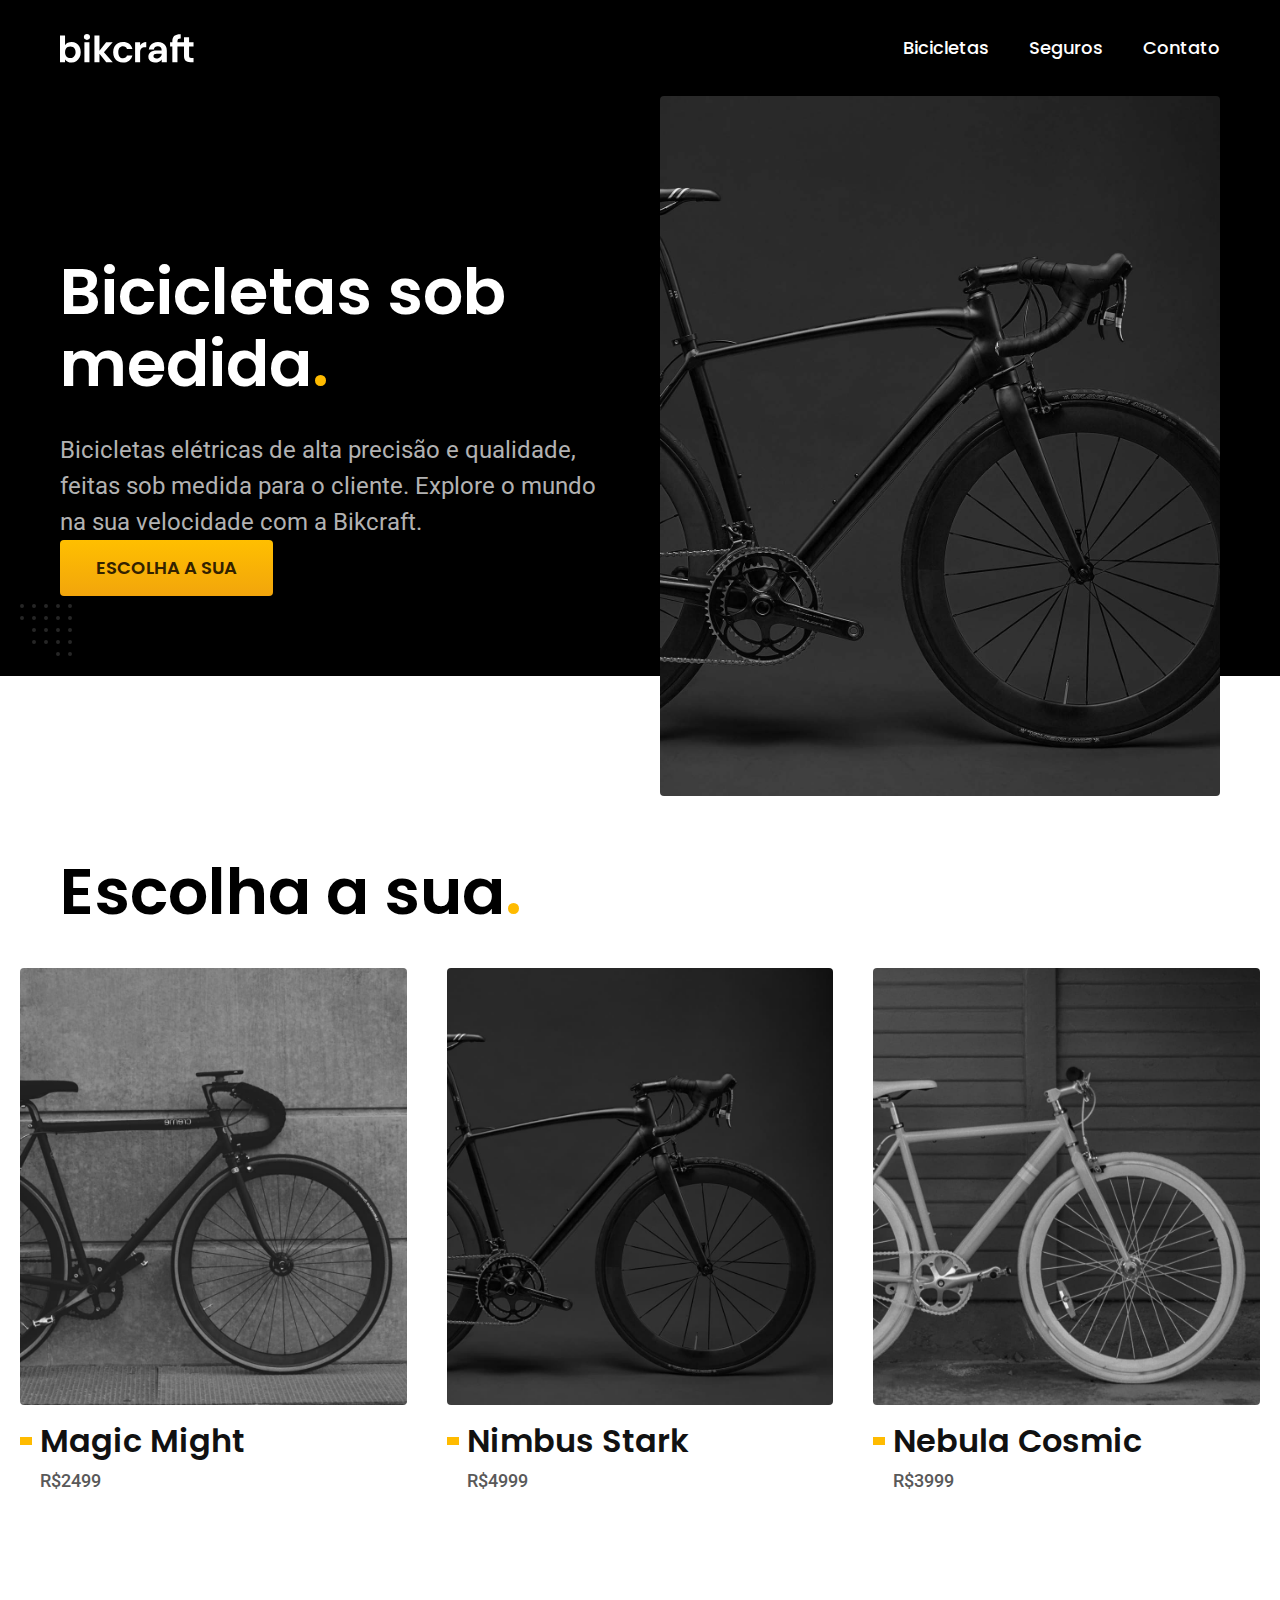
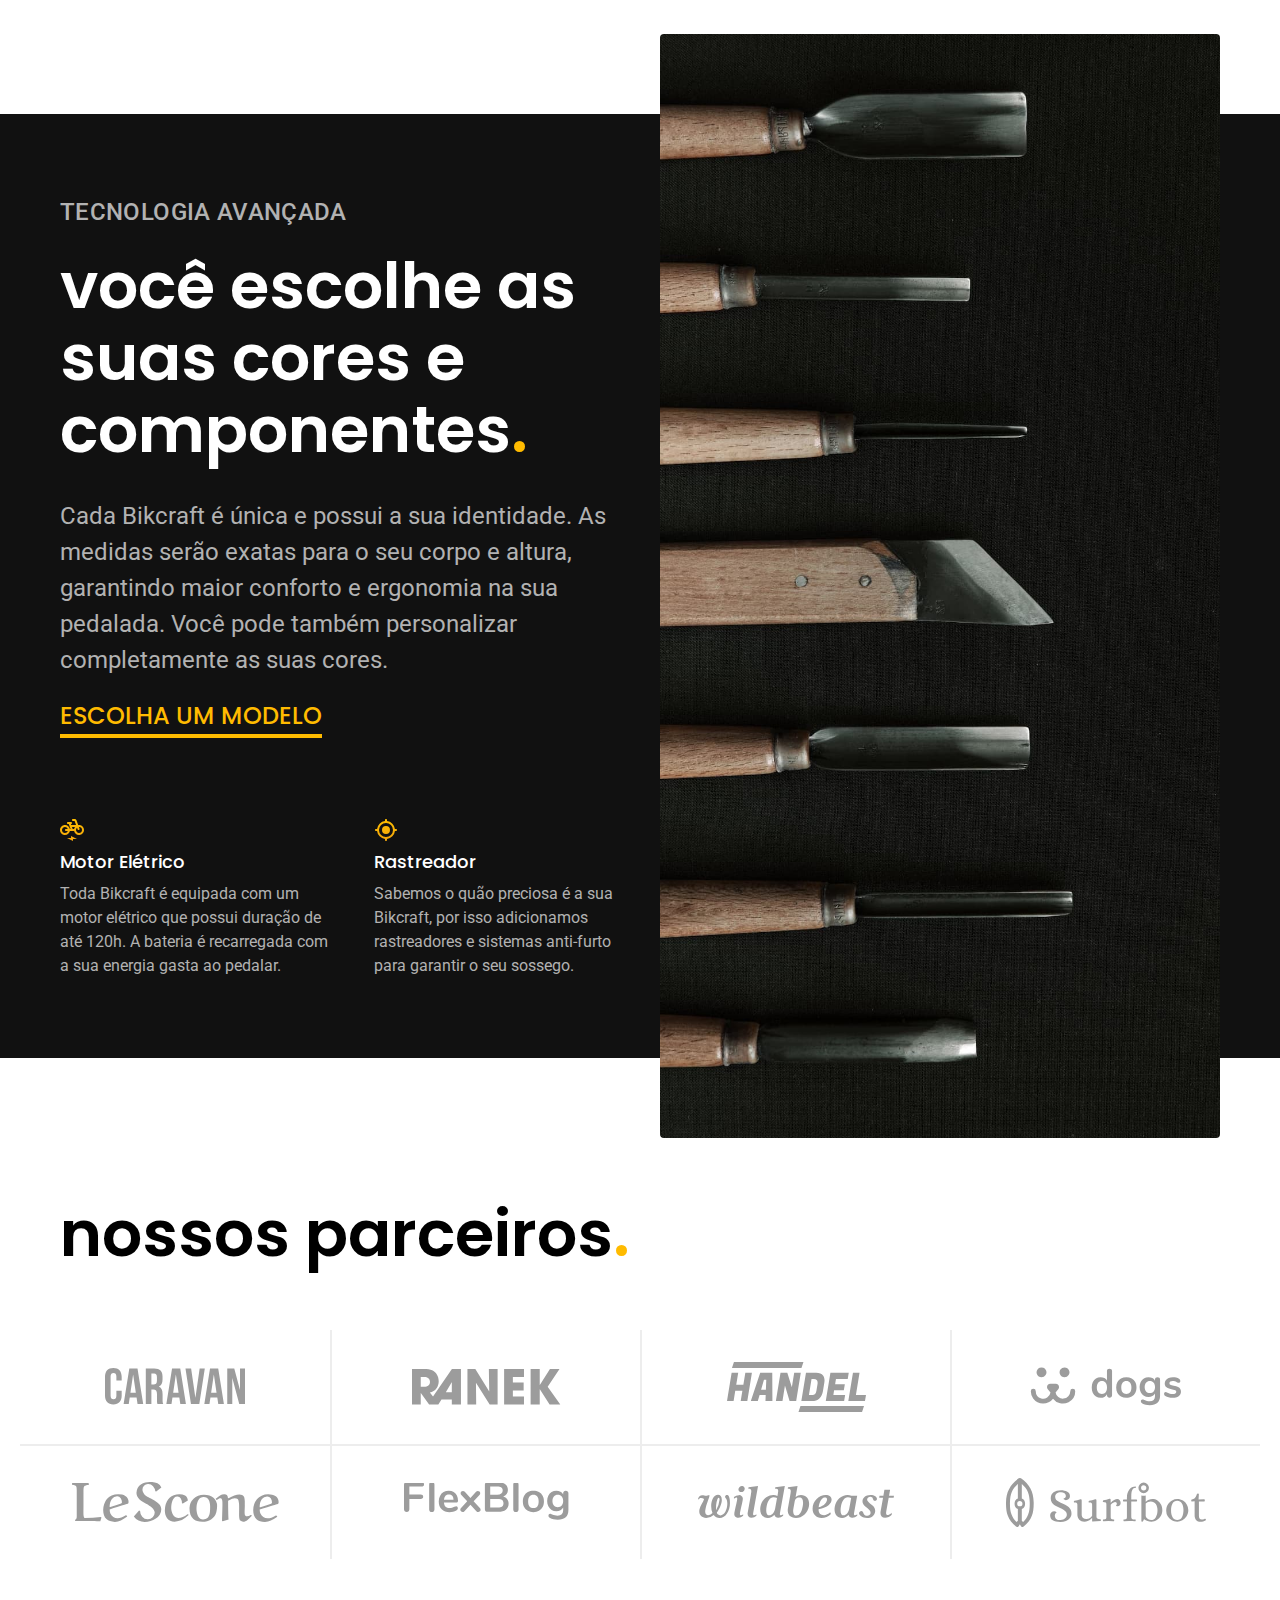
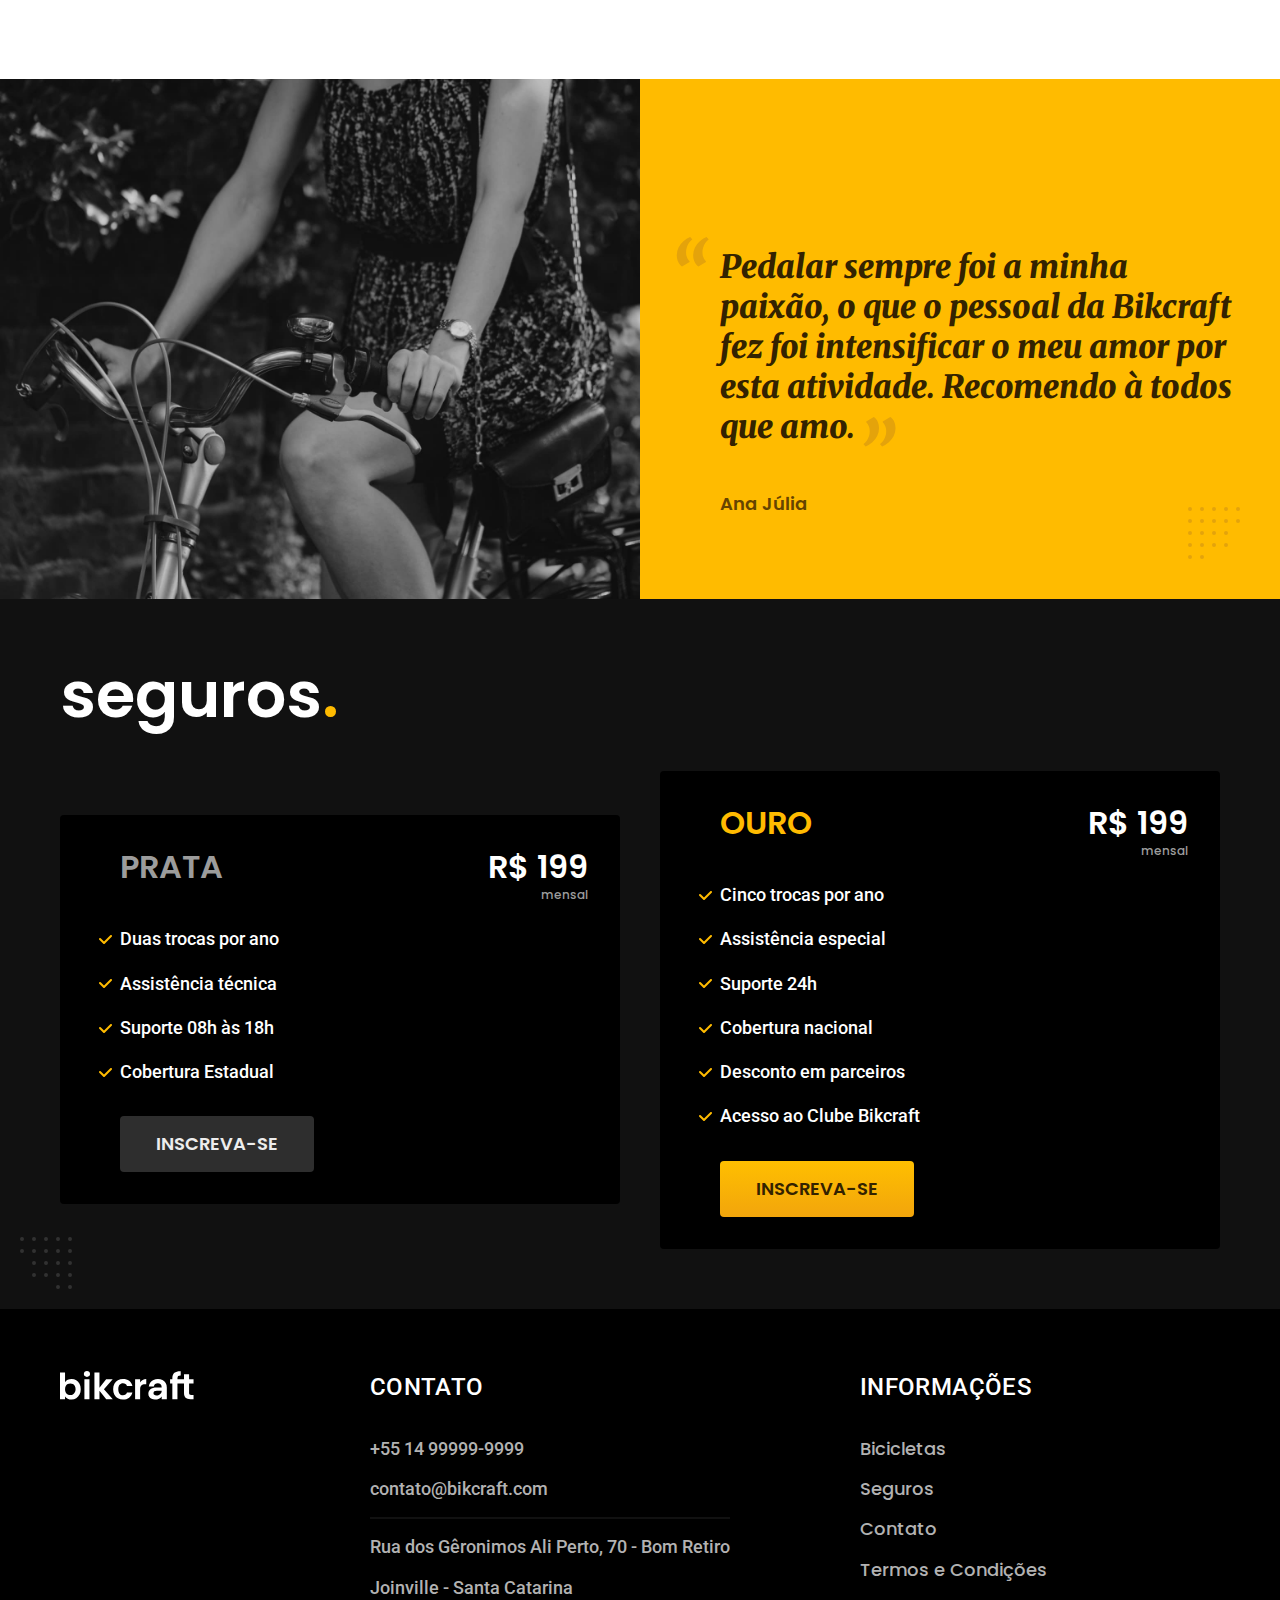
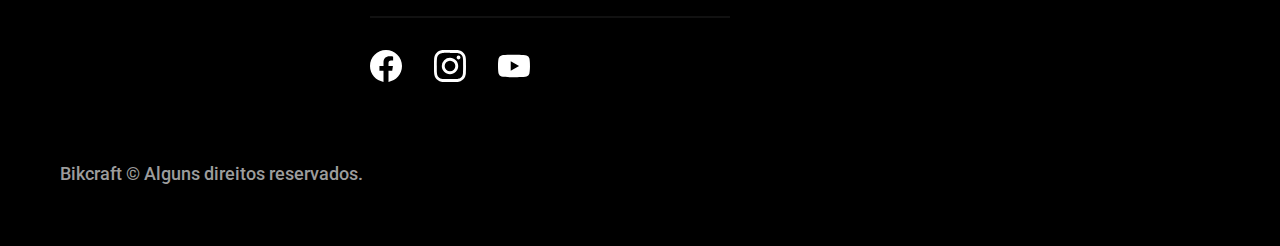
<file: index.html>
<!DOCTYPE html>
<html lang="pt-br">
  <head>
    <meta charset="UTF-8" />
    <meta http-equiv="X-UA-Compatible" content="IE=edge" />
    <meta name="viewport" content="width=device-width, initial-scale=1.0" />
    <title>Bickcraft - Bicicletas Elétricas</title>
    <meta name="description" content="Termos e Condições" />
    <link rel="icon" href="./favicon.svg" type="image/svg+xml" />
    <link rel="preload" href="./css/style.min.css" as="style" />
    <link rel="stylesheet" href="./css/style.min.css" />
    <link rel="preconnect" href="https://fonts.googleapis.com" />
    <link rel="preconnect" href="https://fonts.gstatic.com" crossorigin />
    <link
      href="https://fonts.googleapis.com/css2?family=Poppins:wght@400;600&family=Roboto:wght@400;500&display=swap"
      rel="stylesheet"
    />
    <style>
      @import url('https://fonts.googleapis.com/css2?family=Merriweather:ital,wght@1,900&display=swap');
    </style>

    <script>
      document.documentElement.classList.add('js');
    </script>
  </head>
  <body>
    <header class="header-bg">
      <div class="container header">
        <a href="./"><img src="./img/bikcraft.svg" alt="Biknelli" /></a>

        <nav aria-label="primaria">
          <ul class="header-menu font-1-m cor-0">
            <li><a href="./bicicletas.html">Bicicletas</a></li>
            <li><a href="./seguros.html">Seguros</a></li>
            <li><a href="./contato.html">Contato</a></li>
          </ul>
        </nav>
      </div>
    </header>
    <main class="introducao-bg">
      <div class="container introducao">
        <div class="introducao-conteudo">
          <h1 class="font-1-xxl fadeInDown" data-anime="200">
            Bicicletas sob medida<span class="cor-p1">.</span>
          </h1>
          <p class="font-2-l cor-5 fadeInDown" data-anime="400">
            Bicicletas elétricas de alta precisão e qualidade, feitas sob medida
            para o cliente. Explore o mundo na sua velocidade com a Bikcraft.
          </p>
          <a class="btn fadeInDown" href="./bicicletas.html" data-anime="600"
            >Escolha a sua</a
          >
        </div>
        <div class="introducao-imagem fadeInDown" data-anime="800">
          <img
            src="./img/fotos/introducao.jpg"
            alt="Bicicleta elétrica preta"
          />
        </div>
      </div>
    </main>
    <article class="bicicletas-lista">
      <h2 class="container font-1-xxl">
        Escolha a sua<span class="cor-p1">.</span>
      </h2>
      <ul>
        <li>
          <a href="./bicicletas/magic.html">
            <img src="./img/bicicletas/magic-home.jpg" alt="Bicicleta preta" />
            <h3 class="font-1-xl cor-11">Magic Might</h3>
            <span class="font-2-m cor-8">R$2499</span>
          </a>
        </li>
        <li>
          <a href="./bicicletas/nimbus.html">
            <img src="./img/bicicletas/nimbus-home.jpg" alt="Bicicleta preta" />
            <h3 class="font-1-xl cor-11">Nimbus Stark</h3>
            <span class="font-2-m cor-8">R$4999</span>
          </a>
        </li>
        <li>
          <a href="./bicicletas/nebula.html">
            <img src="./img/bicicletas/nebula-home.jpg" alt="Bicicleta preta" />
            <h3 class="font-1-xl cor-11">Nebula Cosmic</h3>
            <span class="font-2-m cor-8">R$3999</span>
          </a>
        </li>
      </ul>
    </article>
    <article class="tecnologia-bg">
      <div class="tecnologia container">
        <div class="tecnologia-conteudo">
          <span class="font-2-l-b cor-5">Tecnologia Avançada</span>
          <h2 class="font-1-xxl cor-0">
            você escolhe as suas cores e componentes<span class="cor-p1"
              >.</span
            >
          </h2>
          <p class="font-2-l cor-5">
            Cada Bikcraft é única e possui a sua identidade. As medidas serão
            exatas para o seu corpo e altura, garantindo maior conforto e
            ergonomia na sua pedalada. Você pode também personalizar
            completamente as suas cores.
          </p>
          <a class="link" href="./bicicletas.html">Escolha um modelo</a>
          <div class="tecnologia-vantagens">
            <div>
              <img src="./img/icones/eletrica.svg" alt="" />
              <h3 class="font-1-m cor-0">Motor Elétrico</h3>
              <p class="font-2-s cor-5">
                Toda Bikcraft é equipada com um motor elétrico que possui
                duração de até 120h. A bateria é recarregada com a sua energia
                gasta ao pedalar.
              </p>
            </div>
            <div>
              <img src="./img/icones/rastreador.svg" alt="" />
              <h3 class="font-1-m cor-0">Rastreador</h3>
              <p class="font-2-s cor-5">
                Sabemos o quão preciosa é a sua Bikcraft, por isso adicionamos
                rastreadores e sistemas anti-furto para garantir o seu sossego.
              </p>
            </div>
          </div>
        </div>
        <div class="tecnologia-imagem">
          <img
            src="./img/fotos/tecnologia.jpg"
            alt=""
            width="700"
            height="1120"
          />
        </div>
      </div>
    </article>
    <section class="parceiros" aria-label="Nossos Parceiros">
      <h2 class="container font-1-xxl">
        nossos parceiros<span class="cor-p1">.</span>
      </h2>
      <ul>
        <li><img src="./img/parceiros/caravan.svg" alt="caravan" /></li>
        <li><img src="./img/parceiros/ranek.svg" alt="ranek.svg" /></li>
        <li><img src="./img/parceiros/handel.svg" alt="handel" /></li>
        <li><img src="./img/parceiros/dogs.svg" alt="dogs" /></li>
        <li><img src="./img/parceiros/lescone.svg" alt="lescone" /></li>
        <li><img src="./img/parceiros/flexblog.svg" alt="flexblog" /></li>
        <li><img src="./img/parceiros/wildbeast.svg" alt="wildbeast" /></li>
        <li><img src="./img/parceiros/surfbot.svg" alt="surfbot" /></li>
      </ul>
    </section>
    <section class="depoimento" aria-label="Depoimento">
      <div>
        <img
          src="./img/fotos/depoimento.jpg"
          alt="Pessoa pedalando uma bicicleta bikcraft"
        />
      </div>
      <blockquote class="depoimento-conteudo font-1-xl cor-p5">
        <p>
          Pedalar sempre foi a minha paixão, o que o pessoal da Bikcraft fez foi
          intensificar o meu amor por esta atividade. Recomendo à todos que amo.
        </p>
        <span class="font-1-m-b cor-p4">Ana Júlia</span>
      </blockquote>
    </section>
    <article class="seguros-bg">
      <div class="seguros container">
        <h2 class="font-1-xxl cor-0">seguros<span class="cor-p1">.</span></h2>
        <div class="seguros-item">
          <h3 class="font-1-xl cor-6">PRATA</h3>
          <span class="font-1-xl cor-0"
            >R$ 199 <span class="font-1-xs cor-6">mensal</span></span
          >
          <ul class="font-2-m cor-0">
            <li>Duas trocas por ano</li>
            <li>Assistência técnica</li>
            <li>Suporte 08h às 18h</li>
            <li>Cobertura Estadual</li>
          </ul>
          <a
            class="btn secundario"
            href="./orcamento.html?tipo=seguro&produto=prata"
            >Inscreva-se</a
          >
        </div>
        <div class="seguros-item">
          <h3 class="font-1-xl cor-p1">OURO</h3>
          <span class="font-1-xl cor-0"
            >R$ 199 <span class="font-1-xs cor-6">mensal</span></span
          >
          <ul class="font-2-m cor-0">
            <li>Cinco trocas por ano</li>
            <li>Assistência especial</li>
            <li>Suporte 24h</li>
            <li>Cobertura nacional</li>
            <li>Desconto em parceiros</li>
            <li>Acesso ao Clube Bikcraft</li>
          </ul>
          <a class="btn" href="./orcamento.html?tipo=seguro&produto=ouro"
            >Inscreva-se</a
          >
        </div>
      </div>
    </article>

    <footer class="footer-bg">
      <div class="footer container">
        <img src="./img/bikcraft.svg" alt="Bikcraft" />
        <div class="footer-contato">
          <h3 class="font-2-l-b cor-0">Contato</h3>
          <ul class="font-2-m cor-5">
            <li><a href="tel:+551438825656">+55 14 99999-9999</a></li>
            <li>
              <a href="mailto:contato@bikcraft.com">contato@bikcraft.com</a>
            </li>
            <li>Rua dos Gêronimos Ali Perto, 70 - Bom Retiro</li>
            <li>Joinville - Santa Catarina</li>
          </ul>
          <div class="footer-redes">
            <a href=""><img src="./img/redes/facebook.svg" alt="facebook" /></a>
            <a href=""
              ><img src="./img/redes/instagram.svg" alt="instagram"
            /></a>
            <a href=""><img src="./img/redes/youtube.svg" alt="youtube" /></a>
          </div>
        </div>

        <div class="footer-informacoes">
          <h3 class="font-2-l-b cor-0">Informações</h3>
          <nav>
            <ul class="font-1-m cor-5">
              <li><a href="/bicicleta.html">Bicicletas</a></li>
              <li><a href="./seguros.html">Seguros</a></li>
              <li><a href="./contato.html">Contato</a></li>
              <li><a href="./termos.html">Termos e Condições</a></li>
            </ul>
          </nav>
        </div>
        <p class="footer-copy font-2-m cor-6">
          Bikcraft © Alguns direitos reservados.
        </p>
      </div>
    </footer>
    <script src="./js/plugins/simple-anime.js"></script>
    <script src="./js/script.js"></script>
  </body>
</html>
</file>
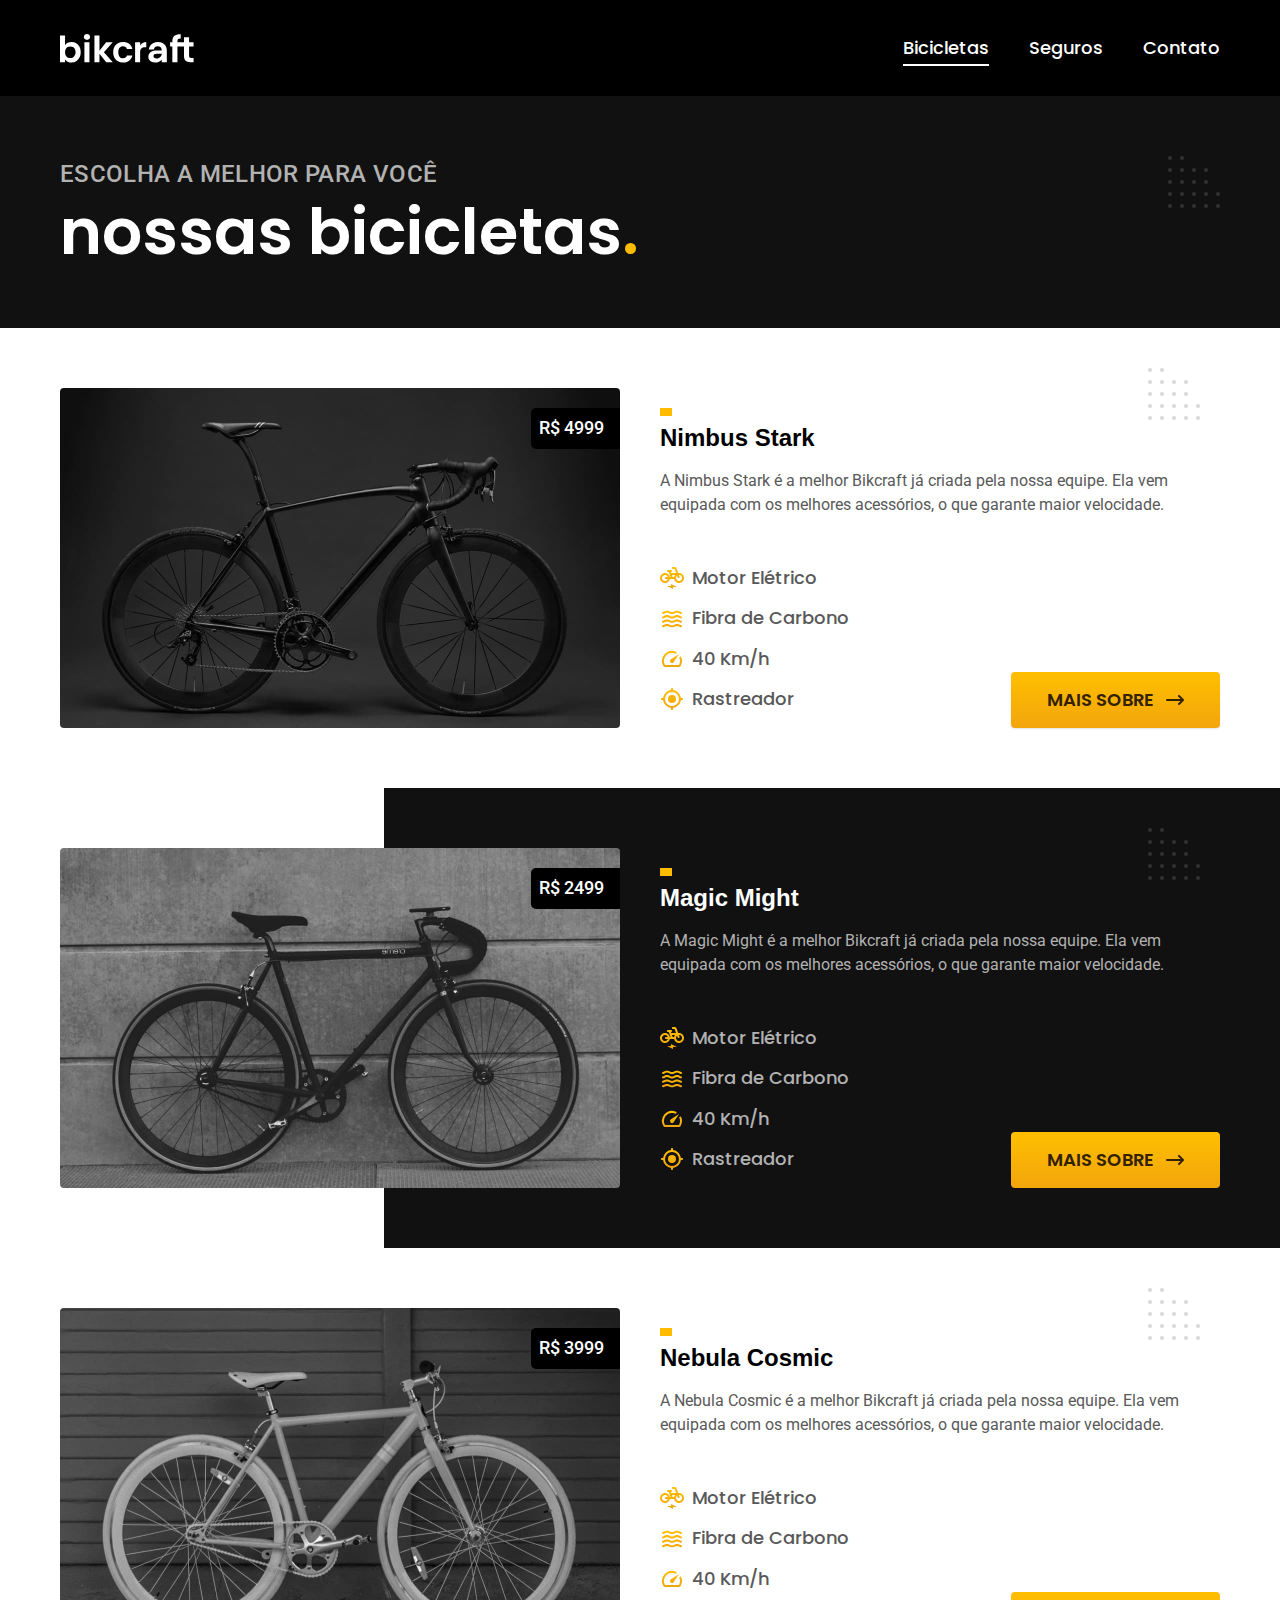
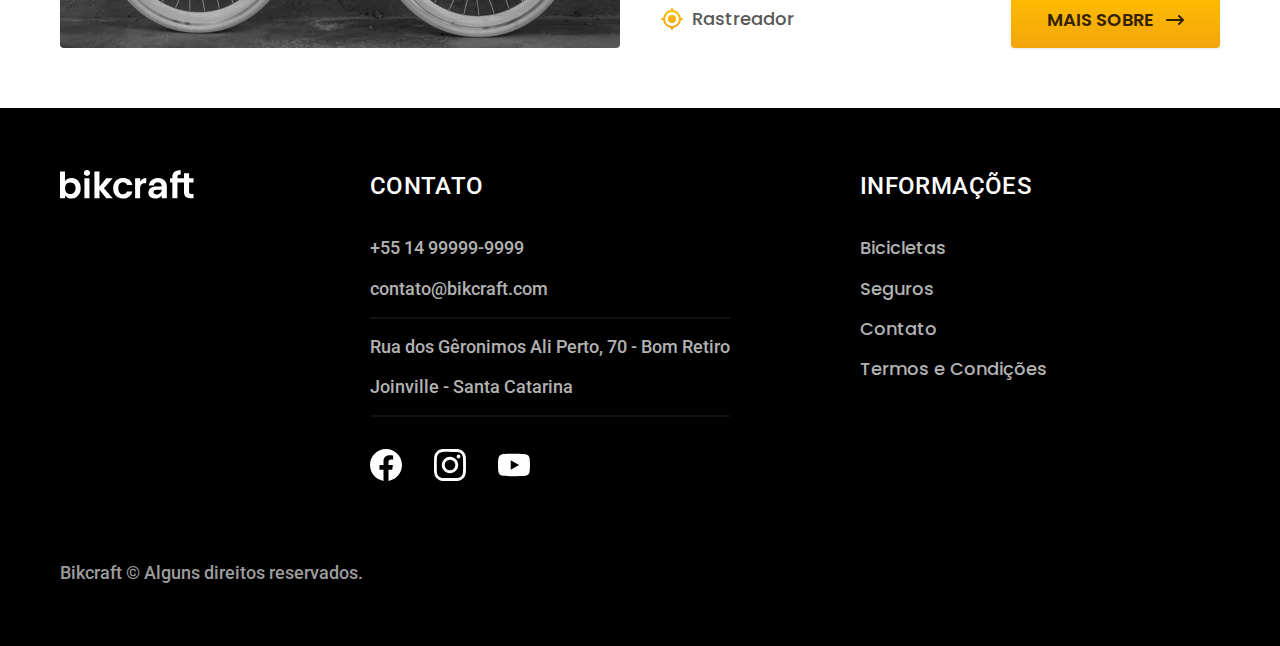
<file: bicicletas.html>
<!DOCTYPE html>
<html lang="pt-br">
  <head>
    <meta charset="UTF-8" />
    <meta http-equiv="X-UA-Compatible" content="IE=edge" />
    <meta name="viewport" content="width=device-width, initial-scale=1.0" />
    <title>Bicicletas | Bickcraft</title>
    <meta
      name="description"
      content="Bicicletas elétricas de alta precisão e qualidade, feitas sob medida para o cliente . Explore o mundo na sua velocidade com Bikcraft."
    />
    <link rel="icon" href="./favicon.svg" type="image/svg+xml" />
    <link rel="preload" href="./css/style.min.css" as="style" />
    <link rel="stylesheet" href="./css/style.min.css" />
    <link rel="preconnect" href="https://fonts.googleapis.com" />
    <link rel="preconnect" href="https://fonts.gstatic.com" crossorigin />
    <link
      href="https://fonts.googleapis.com/css2?family=Poppins:wght@400;600&family=Roboto:wght@400;500&display=swap"
      rel="stylesheet"
    />
    <style>
      @import url('https://fonts.googleapis.com/css2?family=Merriweather:ital,wght@1,900&display=swap');
    </style>
      <script>
      document.documentElement.classList.add('js');
    </script>
  </head>
  <body id="bicicletas">
    <header class="header-bg">
      <div class="container header">
        <a href="./"><img src="./img/bikcraft.svg" alt="Bikcraft" /></a>

        <nav aria-label="primaria">
          <ul class="header-menu font-1-m cor-0">
            <li><a href="./bicicletas.html">Bicicletas</a></li>
            <li><a href="./seguros.html">Seguros</a></li>
            <li><a href="./contato.html">Contato</a></li>
          </ul>
        </nav>
      </div>
    </header>

    <main>
      <div class="titulo-bg">
        <div class="titulo container">
          <p class="font-2-l-b cor-5">Escolha a melhor para você</p>
          <h1 class="font-1-xxl cor-0">
            nossas bicicletas<span class="cor-p1">.</span>
     </main>

      <div class="bicicletas container">
        <div class="bicicletas-imagem">
          <img src="./img/bicicletas/nimbus.jpg" alt="Bicicleta preta">
          <span class="font-2-m cor-0">R$ 4999</span>
        </div>
        <div class="biciletas-conteudo">
          <h2 class="font-1xl">Nimbus Stark</h2>
          <p class="font-2-s cor-8">A Nimbus Stark é a melhor Bikcraft já criada pela nossa equipe. Ela vem equipada com os melhores acessórios, o que garante maior velocidade.</p>
          <ul class="font-1-m cor-8">
            <li><img src="./img/icones/eletrica.svg" alt="">Motor Elétrico</li>
            <li><img src="./img/icones/carbono.svg" alt="">Fibra de Carbono</li>
            <li><img src="./img/icones/velocidade.svg" alt="">40 Km/h</li>
            <li><img src="./img/icones/rastreador.svg" alt="">Rastreador</li>
          </ul>
          <a class="btn seta" href="./bicicletas/nimbus.html">Mais Sobre</a>
        </div>
      </div>

     <div class="bicicletas-bg">
      <div class="bicicletas container">
        <div class="bicicletas-imagem">
          <img src="./img/bicicletas/magic.jpg" alt="Bicicleta preta">
          <span class="font-2-m cor-0">R$ 2499</span>
        </div>
        <div class="biciletas-conteudo">
          <h2 class="font-1xl cor-0">Magic Might</h2>
          <p class="font-2-s cor-5">A Magic Might é a melhor Bikcraft já criada pela nossa equipe. Ela vem equipada com os melhores acessórios, o que garante maior velocidade.</p>
          <ul class="font-1-m cor-5">
            <li><img src="./img/icones/eletrica.svg" alt="">Motor Elétrico</li>
            <li><img src="./img/icones/carbono.svg" alt="">Fibra de Carbono</li>
            <li><img src="./img/icones/velocidade.svg" alt="">40 Km/h</li>
            <li><img src="./img/icones/rastreador.svg" alt="">Rastreador</li>
          </ul>
          <a class="btn seta" href="./bicicletas/magic.html">Mais Sobre</a>
        </div>
      </div>
     </div>

      <div class="bicicletas container">
        <div class="bicicletas-imagem">
          <img src="./img/bicicletas/nebula.jpg" alt="Bicicleta branca">
          <span class="font-2-m cor-0">R$ 3999</span>
        </div>
        <div class="biciletas-conteudo">
          <h2 class="font-1xl">Nebula Cosmic</h2>
          <p class="font-2-s cor-8">A Nebula Cosmic é a melhor Bikcraft já criada pela nossa equipe. Ela vem equipada com os melhores acessórios, o que garante maior velocidade.</p>
          <ul class="font-1-m cor-8">
            <li><img src="./img/icones/eletrica.svg" alt="">Motor Elétrico</li>
            <li><img src="./img/icones/carbono.svg" alt="">Fibra de Carbono</li>
            <li><img src="./img/icones/velocidade.svg" alt="">40 Km/h</li>
            <li><img src="./img/icones/rastreador.svg" alt="">Rastreador</li>
          </ul>
          <a class="btn seta" href="./bicicletas/nebula.html">Mais Sobre</a>
        </div>
      </div>

    <footer class="footer-bg">
      <div class="footer container">
        <img src="./img/bikcraft.svg" alt="Bikcraft" />
        <div class="footer-contato">
          <h3 class="font-2-l-b cor-0">Contato</h3>
          <ul class="font-2-m cor-5">
            <li><a href="tel:+551438825656">+55 14 99999-9999</a></li>
            <li>
              <a href="mailto:contato@bikcraft.com">contato@bikcraft.com</a>
            </li>
            <li>Rua dos Gêronimos Ali Perto, 70 - Bom Retiro</li>
            <li>Joinville - Santa Catarina</li>
          </ul>
          <div class="footer-redes">
            <a href=""><img src="./img/redes/facebook.svg" alt="facebook" /></a>
            <a href=""
              ><img src="./img/redes/instagram.svg" alt="instagram"
            /></a>
            <a href=""><img src="./img/redes/youtube.svg" alt="youtube" /></a>
          </div>
        </div>

        <div class="footer-informacoes">
          <h3 class="font-2-l-b cor-0">Informações</h3>
          <nav>
            <ul class="font-1-m cor-5">
              <li><a href="/bicicleta.html">Bicicletas</a></li>
              <li><a href="./seguros.html">Seguros</a></li>
              <li><a href="./contato.html">Contato</a></li>
              <li><a href="./contato.html">Termos e Condições</a></li>
            </ul>
          </nav>
        </div>
        <p class="footer-copy font-2-m cor-6">
          Bikcraft © Alguns direitos reservados.
        </p>
      </div>
    </footer>
  <script src="./js/script.js"></script>
  </body>
</html>
</file>
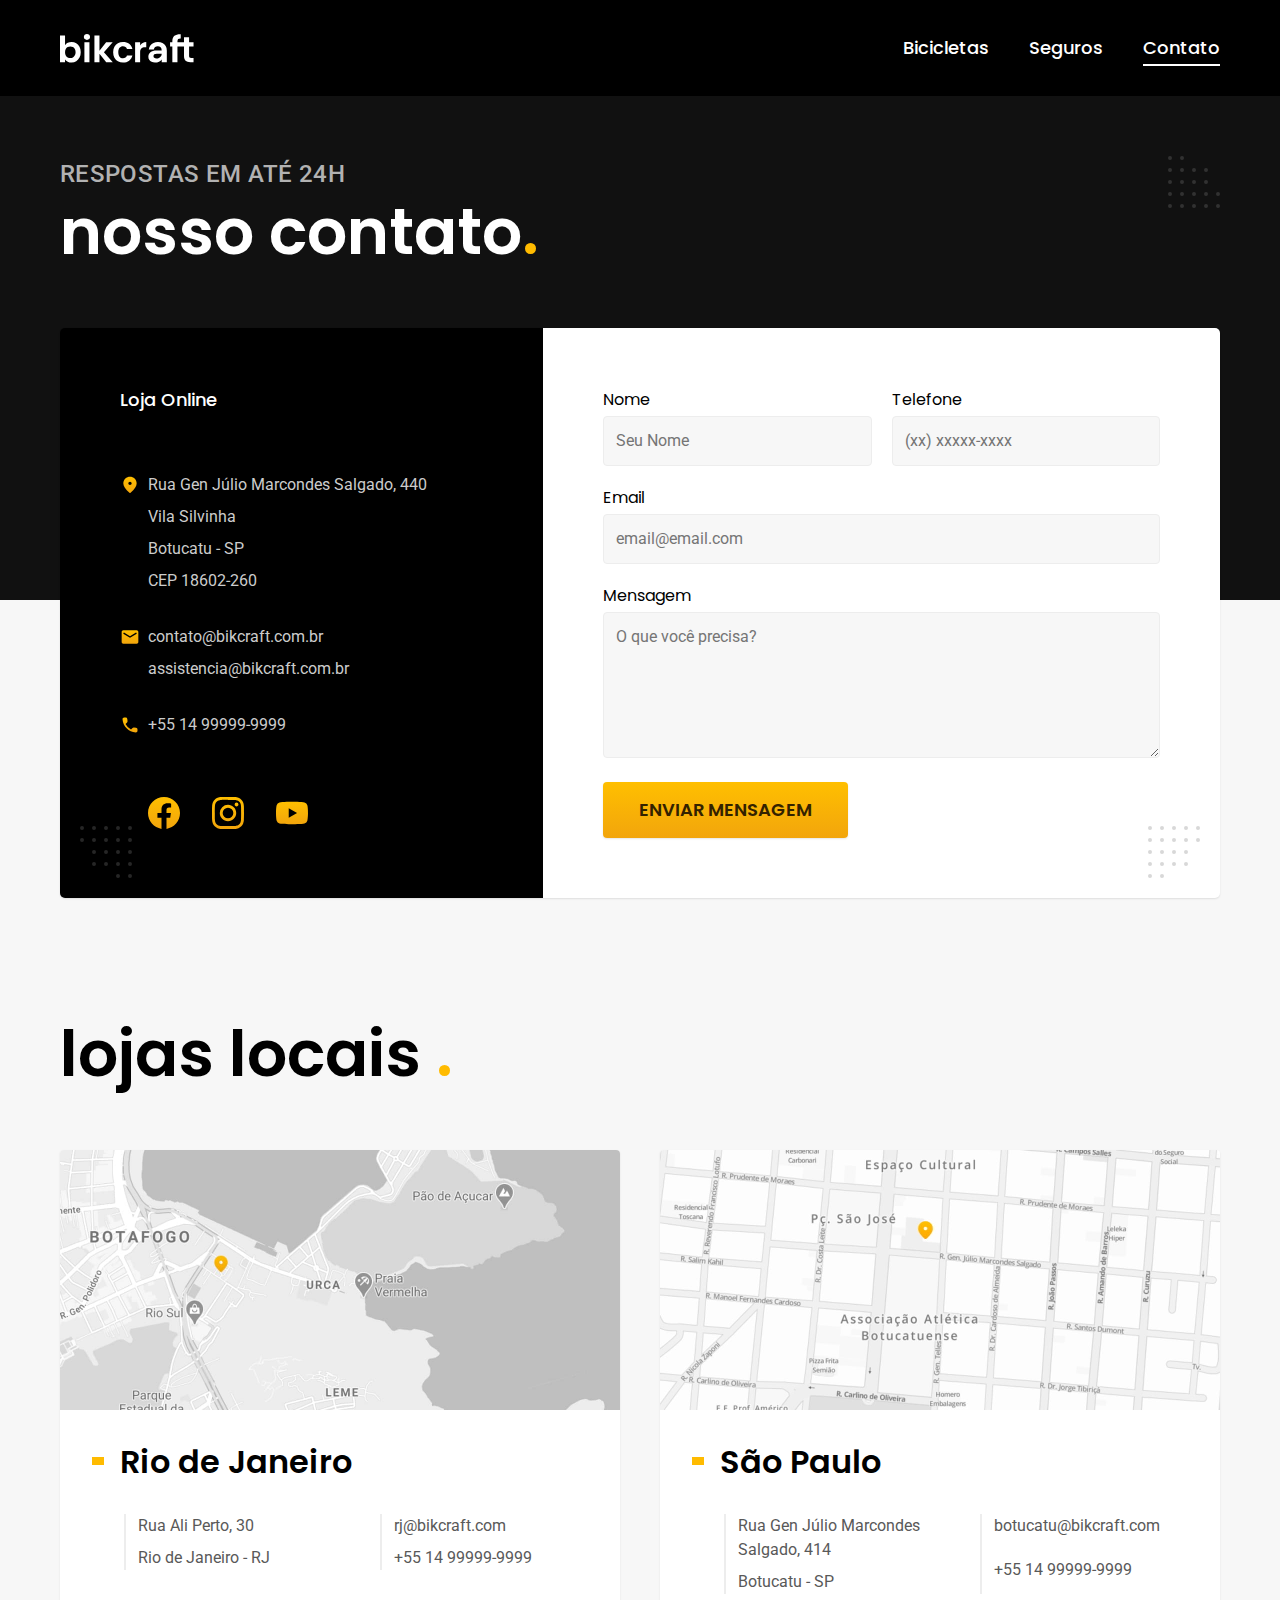
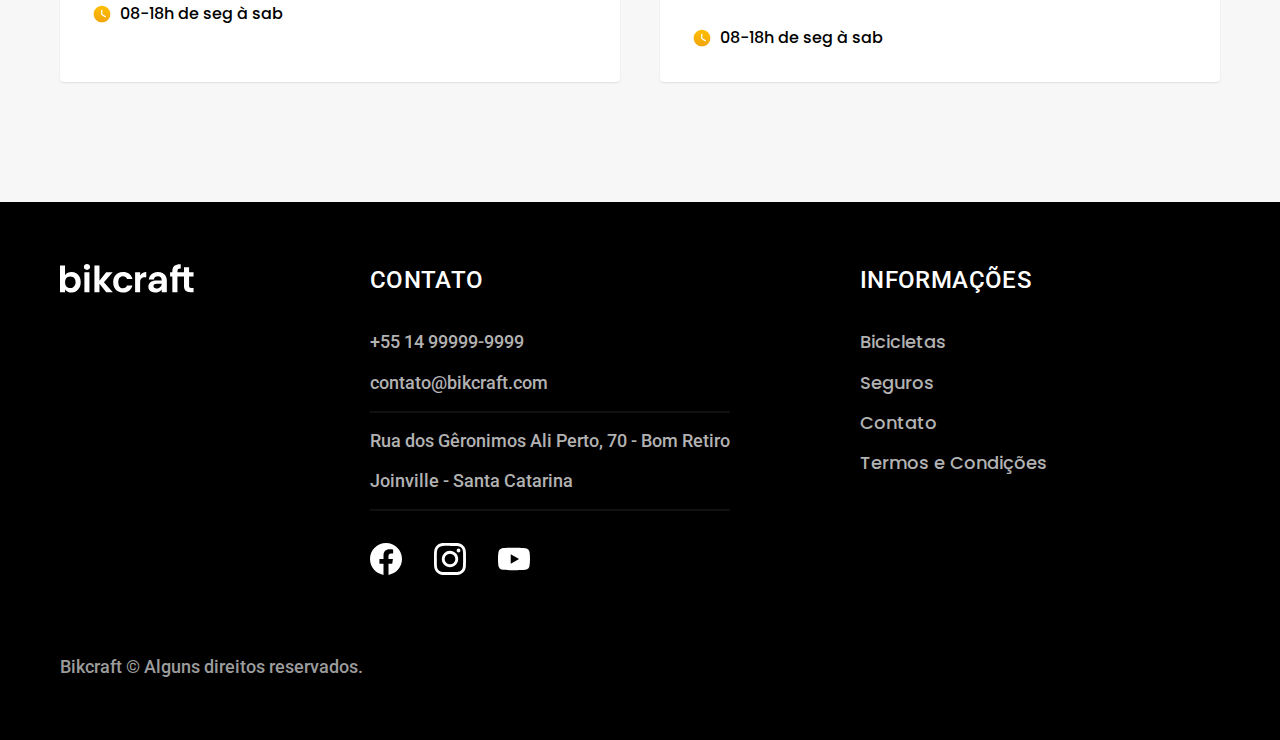
<file: contato.html>
<!DOCTYPE html>
<html lang="pt-br">
  <head>
    <meta charset="UTF-8" />
    <meta http-equiv="X-UA-Compatible" content="IE=edge" />
    <meta name="viewport" content="width=device-width, initial-scale=1.0" />
    <title>Contato | Bickcraft</title>
    <meta
      name="description"
      content="Bicicletas elétricas de alta precisão e qualidade, feitas sob medida para o cliente . Explore o mundo na sua velocidade com Bikcraft."
    />
    <link rel="icon" href="./favicon.svg" type="image/svg+xml" />
    <link rel="preload" href="./css/style.min.css" as="style" />
    <link rel="stylesheet" href="./css/style.min.css" />
    <link rel="preconnect" href="https://fonts.googleapis.com" />
    <link rel="preconnect" href="https://fonts.gstatic.com" crossorigin />
    <link
      href="https://fonts.googleapis.com/css2?family=Poppins:wght@400;600&family=Roboto:wght@400;500&display=swap"
      rel="stylesheet"
    />
    <style>
      @import url('https://fonts.googleapis.com/css2?family=Merriweather:ital,wght@1,900&display=swap');
    </style>
    <script>
      document.documentElement.classList.add('js');
    </script>
  </head>
  <body id="contato">
    <header class="header-bg">
      <div class="container header">
        <a href="./"><img src="./img/bikcraft.svg" alt="Biknelli" /></a>

        <nav aria-label="primaria">
          <ul class="header-menu font-1-m cor-0">
            <li><a href="./bicicletas.html">Bicicletas</a></li>
            <li><a href="./seguros.html">Seguros</a></li>
            <li><a href="./contato.html">Contato</a></li>
          </ul>
        </nav>
      </div>
    </header>

    <main>
      <div class="titulo-bg">
        <div class="titulo container">
          <p class="font-2-l-b cor-5">Respostas em até 24h</p>
          <h1 class="font-1-xxl cor-0">
            nosso contato<span class="cor-p1">.</span>
          </h1>
        </div>
      </div>

      <div class="contato container">
        <section class="contato-dados" aria-label="Endereço">
          <h2 class="font-1-m cor-0">Loja Online</h2>
          <div class="contato-endereco font-2-s cor-4">
            <p>Rua Gen Júlio Marcondes Salgado, 440</p>
            <p>Vila Silvinha</p>
            <p>Botucatu - SP</p>
            <p>CEP 18602-260</p>
          </div>
          <address class="contato-meios font-2-s cor-4">
            <a href="mailto:contato@bikcraft.com.br">contato@bikcraft.com.br</a>
            <a href="mailto:assistencia@bikcraft.com.br"
              >assistencia@bikcraft.com.br</a
            >
            <a href="tel:+551438825656">+55 14 99999-9999</a>
          </address>
          <div class="contato-redes">
            <a href=""
              ><img src="./img/redes/facebook-p.svg" alt="facebook"
            /></a>
            <a href=""
              ><img src="./img/redes/instagram-p.svg" alt="instagram"
            /></a>
            <a href=""><img src="./img/redes/youtube-p.svg" alt="youtube" /></a>
          </div>
        </section>
        <section class="contato-formulario" aria-label="Formulário">
          <form class="form" action="./enviar.php" method="post">
            <div>
              <label for="nome">Nome</label>
              <input type="text" id="nome" name="nome" placeholder="Seu Nome" />
            </div>
            <div>
              <label for="telefone">Telefone</label>
              <input
                type="text"
                id="telefone"
                name="telefone"
                placeholder="(xx) xxxxx-xxxx"
              />
            </div>
            <div class="col-2">
              <label for="email">Email</label>
              <input
                type="email"
                id="email"
                name="email"
                placeholder="email@email.com"
              />
            </div>
            <div class="col-2">
              <label for="mensagem">Mensagem</label>
              <textarea
                rows="5"
                id="mensagem"
                name="mensagem"
                placeholder="O que você precisa?"
              ></textarea>
            </div>
            <button class="btn">Enviar Mensagem</button>
          </form>
        </section>
      </div>
    </main>

    <article class="lojas container">
      <h2 class="font-1-xxl">lojas locais <span class="cor-p1">.</span></h2>
      <div class="lojas-item">
        <img
          src="./img/lojas/rj.jpg"
          alt="mapa marcando o endereço em Rua Ali Perto, 25 i Rio de Janeiro - RJ"
        />
        <div class="lojas-conteudo">
          <h3 class="font-1-xl">Rio de Janeiro</h3>
          <div class="lojas-dados font-2-s cor-8">
            <p>Rua Ali Perto, 30</p>
            <p>Rio de Janeiro - RJ</p>
          </div>
          <div class="lojas-dados font-2-s cor-8">
            <a href="mailto:rj@bikcraft.com">rj@bikcraft.com</a>
            <a href="tel:+551438825656">+55 14 99999-9999</a>
          </div>
          <p class="lojas-tempo font-1-s">
            <img src="./img/icones/horario.svg" alt="" />08-18h de seg à sab
          </p>
        </div>
      </div>

      <div class="lojas-item">
        <img
          src="./img/lojas/btu.jpg"
          alt="mapa marcando o endereço em Rua Gen Júlio Marcondes Salgado, 414
          Botucatu - SP"
        />
        <div class="lojas-conteudo">
          <h3 class="font-1-xl">São Paulo</h3>

          <div class="lojas-dados font-2-s cor-8">
            <p>Rua Gen Júlio Marcondes Salgado, 414</p>
            <p>Botucatu - SP</p>
          </div>
          <div class="lojas-dados font-2-s cor-8">
            <a href="mailto:botucatu@bikcraft.com">botucatu@bikcraft.com</a>
            <a href="tel:+551438825656">+55 14 99999-9999</a>
          </div>
          <p class="lojas-tempo font-1-s">
            <img src="./img/icones/horario.svg" alt="" />08-18h de seg à sab
          </p>
        </div>
      </div>
    </article>

    <footer class="footer-bg">
      <div class="footer container">
        <img src="./img/bikcraft.svg" alt="Bikcraft" />
        <div class="footer-contato">
          <h3 class="font-2-l-b cor-0">Contato</h3>
          <ul class="font-2-m cor-5">
            <li><a href="tel:+551438825656">+55 14 99999-9999</a></li>
            <li>
              <a href="mailto:contato@bikcraft.com">contato@bikcraft.com</a>
            </li>
            <li>Rua dos Gêronimos Ali Perto, 70 - Bom Retiro</li>
            <li>Joinville - Santa Catarina</li>
          </ul>
          <div class="footer-redes">
            <a href=""><img src="./img/redes/facebook.svg" alt="facebook" /></a>
            <a href=""
              ><img src="./img/redes/instagram.svg" alt="instagram"
            /></a>
            <a href=""><img src="./img/redes/youtube.svg" alt="youtube" /></a>
          </div>
        </div>

        <div class="footer-informacoes">
          <h3 class="font-2-l-b cor-0">Informações</h3>
          <nav>
            <ul class="font-1-m cor-5">
              <li><a href="/bicicleta.html">Bicicletas</a></li>
              <li><a href="./seguros.html">Seguros</a></li>
              <li><a href="./contato.html">Contato</a></li>
              <li><a href="./contato.html">Termos e Condições</a></li>
            </ul>
          </nav>
        </div>
        <p class="footer-copy font-2-m cor-6">
          Bikcraft © Alguns direitos reservados.
        </p>
      </div>
    </footer>
    <script src="./js/script.js"></script>
    <script src="./js/formulario.js"></script>
  </body>
</html>
</file>
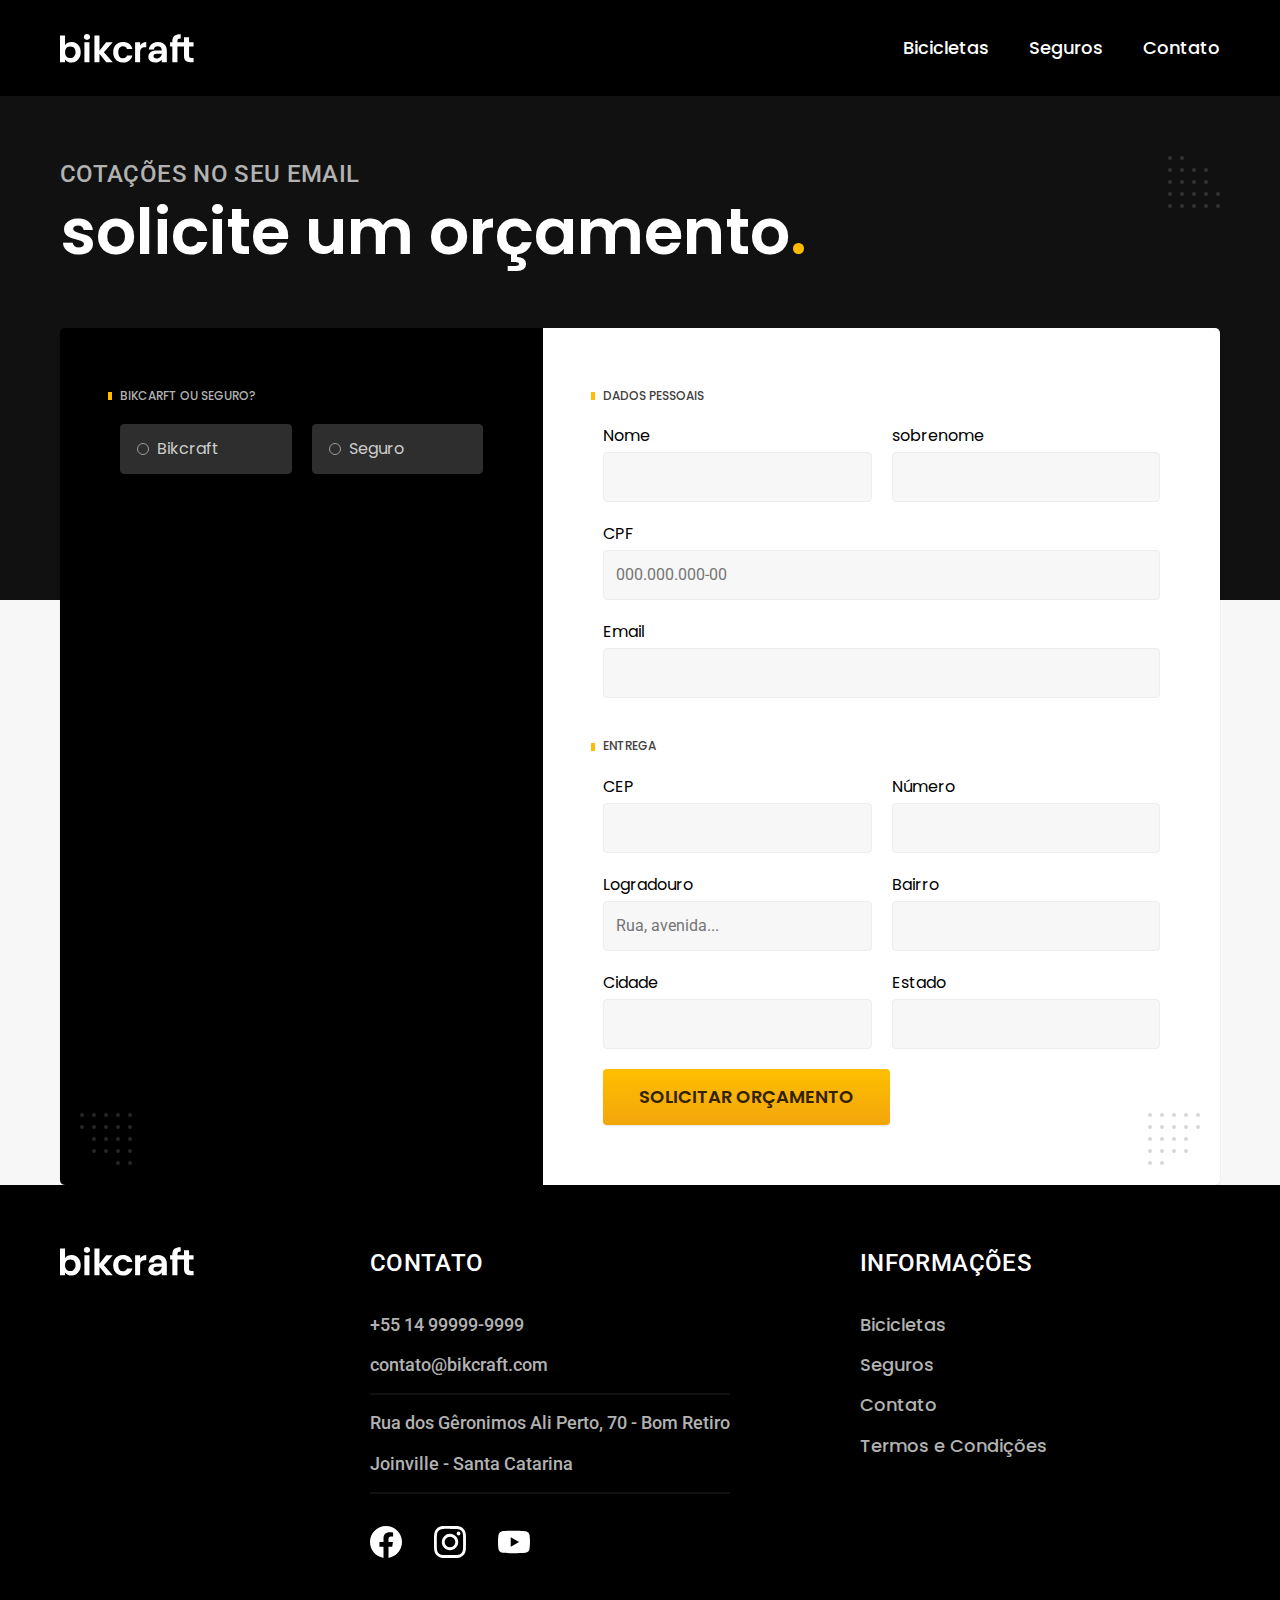
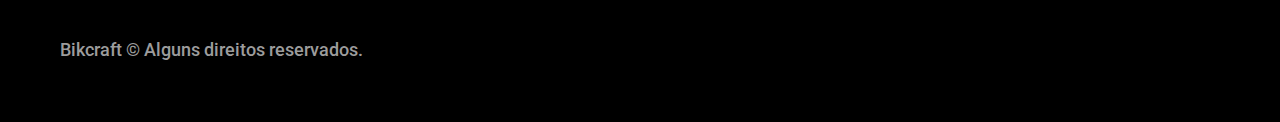
<file: orcamento.html>
<!DOCTYPE html>
<html lang="pt-br">
  <head>
    <meta charset="UTF-8" />
    <meta http-equiv="X-UA-Compatible" content="IE=edge" />
    <meta name="viewport" content="width=device-width, initial-scale=1.0" />
    <title>Orçamento | Bickcraft</title>
    <meta
      name="description"
      content="Bicicletas elétricas de alta precisão e qualidade, feitas sob medida para o cliente . Explore o mundo na sua velocidade com Bikcraft."
    />
    <link rel="icon" href="./favicon.svg" type="image/svg+xml" />
    <link rel="preload" href="./css/style.min.css" as="style" />
    <link rel="stylesheet" href="./css/style.min.css" />
    <link rel="preconnect" href="https://fonts.googleapis.com" />
    <link rel="preconnect" href="https://fonts.gstatic.com" crossorigin />
    <link
      href="https://fonts.googleapis.com/css2?family=Poppins:wght@400;600&family=Roboto:wght@400;500&display=swap"
      rel="stylesheet"
    />
    <style>
      @import url('https://fonts.googleapis.com/css2?family=Merriweather:ital,wght@1,900&display=swap');
    </style>
    <script>
      document.documentElement.classList.add('js');
    </script>
  </head>
  <body id="orcamento">
    <header class="header-bg">
      <div class="container header">
        <a href="./"><img src="./img/bikcraft.svg" alt="Biknelli" /></a>

        <nav aria-label="primaria">
          <ul class="header-menu font-1-m cor-0">
            <li><a href="./bicicletas.html">Bicicletas</a></li>
            <li><a href="./seguros.html">Seguros</a></li>
            <li><a href="./contato.html">Contato</a></li>
          </ul>
        </nav>
      </div>
    </header>

    <main>
      <div class="titulo-bg">
        <div class="titulo container">
          <p class="font-2-l-b cor-5">cotações no seu email</p>
          <h1 class="font-1-xxl cor-0">
            solicite um orçamento<span class="cor-p1">.</span>
          </h1>
        </div>
      </div>

      <form class="orcamento container" action="./enviar.php" method="post">
        <div class="orcamento-produto">
          <h2 class="font-1-xs cor-5">Bikcarft ou Seguro?</h2>

          <input type="radio" name="tipo" value="bikcraft" id="bikcraft" />
          <label for="bikcraft">Bikcraft</label>

          <input type="radio" name="tipo" value="seguro" id="seguro" />
          <label for="seguro">Seguro</label>

          <div class="orcamento-conteudo" id="orcamento-bikcraft">
            <h2 class="font-1-xs cor-5">Escolha a sua:</h2>

            <input type="radio" name="produto" value="nimbus" id="nimbus" />
            <label for="nimbus">Nimbu Stark <span>R$ 4999</span></label>
            <div class="orcamento-detalhes cor-8">
              <ul>
                <li>
                  <img src="./img/icones/eletrica.svg" alt="" />Motor Elétrico
                </li>
                <li>
                  <img src="./img/icones/carbono.svg" alt="" />Fibra de Carbono
                </li>
                <li><img src="./img/icones/velocidade.svg" alt="" />40 Km/h</li>
                <li>
                  <img src="./img/icones/rastreador.svg" alt="" />Rastreador
                </li>
              </ul>
              <img src="./img/bicicletas/nimbus.jpg" alt="bicicleta" />
            </div>

            <input type="radio" name="produto" value="magic" id="magic" />
            <label for="magic">Magic Might <span>R$ 2499</span></label>
            <div class="orcamento-detalhes cor-8">
              <ul>
                <li>
                  <img src="./img/icones/eletrica.svg" alt="" />Motor Elétrico
                </li>
                <li>
                  <img src="./img/icones/carbono.svg" alt="" />Fibra de Carbono
                </li>
                <li><img src="./img/icones/velocidade.svg" alt="" />40 Km/h</li>
                <li>
                  <img src="./img/icones/rastreador.svg" alt="" />Rastreador
                </li>
              </ul>
              <img src="./img/bicicletas/magic.jpg" alt="bicicleta" />
            </div>

            <input type="radio" name="produto" value="nebula" id="nebula" />
            <label for="nebula">Nebula Cosmic <span>R$ 3999</span></label>
            <div class="orcamento-detalhes cor-8">
              <ul>
                <li>
                  <img src="./img/icones/eletrica.svg" alt="" />Motor Elétrico
                </li>
                <li>
                  <img src="./img/icones/carbono.svg" alt="" />Fibra de Carbono
                </li>
                <li><img src="./img/icones/velocidade.svg" alt="" />40 Km/h</li>
                <li>
                  <img src="./img/icones/rastreador.svg" alt="" />Rastreador
                </li>
              </ul>
              <img src="./img/bicicletas/nebula.jpg" alt="bicicleta" />
            </div>
          </div>

          <div class="orcamento-conteudo" id="orcamento-seguro">
            <h2 class="font-1-xs cor-5">Escolha o plano:</h2>

            <input type="radio" name="produto" value="prata" id="prata" />
            <label for="prata">Prata <span>R$ 199</span></label>

            <input type="radio" name="produto" value="ouro" id="ouro" />
            <label for="ouro">Ouro <span>R$ 299</span></label>
          </div>
        </div>
        <!-- Dados -->
        <div class="orcamento-dados form">
          <h2 class="font-1-xs cor-9 col-2">dados pessoais</h2>
          <div>
            <label for="nome">Nome</label>
            <input type="text" id="nome" name="nome" />
          </div>
          <div>
            <label for="sobrenome">sobrenome</label>
            <input type="text" id="sobrenome" name="sobrenome" />
          </div>
          <div class="col-2">
            <label for="cpf">CPF</label>
            <input
              type="text"
              id="cpf"
              name="cpf"
              placeholder="000.000.000-00"
            />
          </div>
          <div class="col-2">
            <label for="email">Email</label>
            <input type="text" id="email" name="email" />
          </div>
          <h2 class="font-1-xs cor-9 col-2">entrega</h2>
          <div>
            <label for="cep">CEP</label>
            <input type="text" id="cep" name="cep" />
          </div>
          <div>
            <label for="numero">Número</label>
            <input type="text" id="numero" name="numero" />
          </div>
          <div>
            <label for="logradouro">Logradouro</label>
            <input
              type="text"
              id="logradouro"
              name="logradouro"
              placeholder="Rua, avenida..."
            />
          </div>
          <div>
            <label for="bairro">Bairro</label>
            <input type="text" id="bairro" name="bairro" />
          </div>
          <div>
            <label for="cidade">Cidade</label>
            <input type="text" id="cidade" name="cidade" />
          </div>
          <div>
            <label for="estado">Estado</label>
            <input type="text" id="estado" name="estado" />
          </div>
          <button class="btn col-2">Solicitar Orçamento</button>
        </div>
      </form>
    </main>

    <footer class="footer-bg">
      <div class="footer container">
        <img src="./img/bikcraft.svg" alt="Bikcraft" />
        <div class="footer-contato">
          <h3 class="font-2-l-b cor-0">Contato</h3>
          <ul class="font-2-m cor-5">
            <li><a href="tel:+551438825656">+55 14 99999-9999</a></li>
            <li>
              <a href="mailto:contato@bikcraft.com">contato@bikcraft.com</a>
            </li>
            <li>Rua dos Gêronimos Ali Perto, 70 - Bom Retiro</li>
            <li>Joinville - Santa Catarina</li>
          </ul>
          <div class="footer-redes">
            <a href=""><img src="./img/redes/facebook.svg" alt="facebook" /></a>
            <a href=""
              ><img src="./img/redes/instagram.svg" alt="instagram"
            /></a>
            <a href=""><img src="./img/redes/youtube.svg" alt="youtube" /></a>
          </div>
        </div>

        <div class="footer-informacoes">
          <h3 class="font-2-l-b cor-0">Informações</h3>
          <nav>
            <ul class="font-1-m cor-5">
              <li><a href="/bicicleta.html">Bicicletas</a></li>
              <li><a href="./seguros.html">Seguros</a></li>
              <li><a href="./contato.html">Contato</a></li>
              <li><a href="./contato.html">Termos e Condições</a></li>
            </ul>
          </nav>
        </div>
        <p class="footer-copy font-2-m cor-6">
          Bikcraft © Alguns direitos reservados.
        </p>
      </div>
    </footer>
    <script src="./js/script.js"></script>
    <script src="./js/formulario.js"></script>
  </body>
</html>
</file>
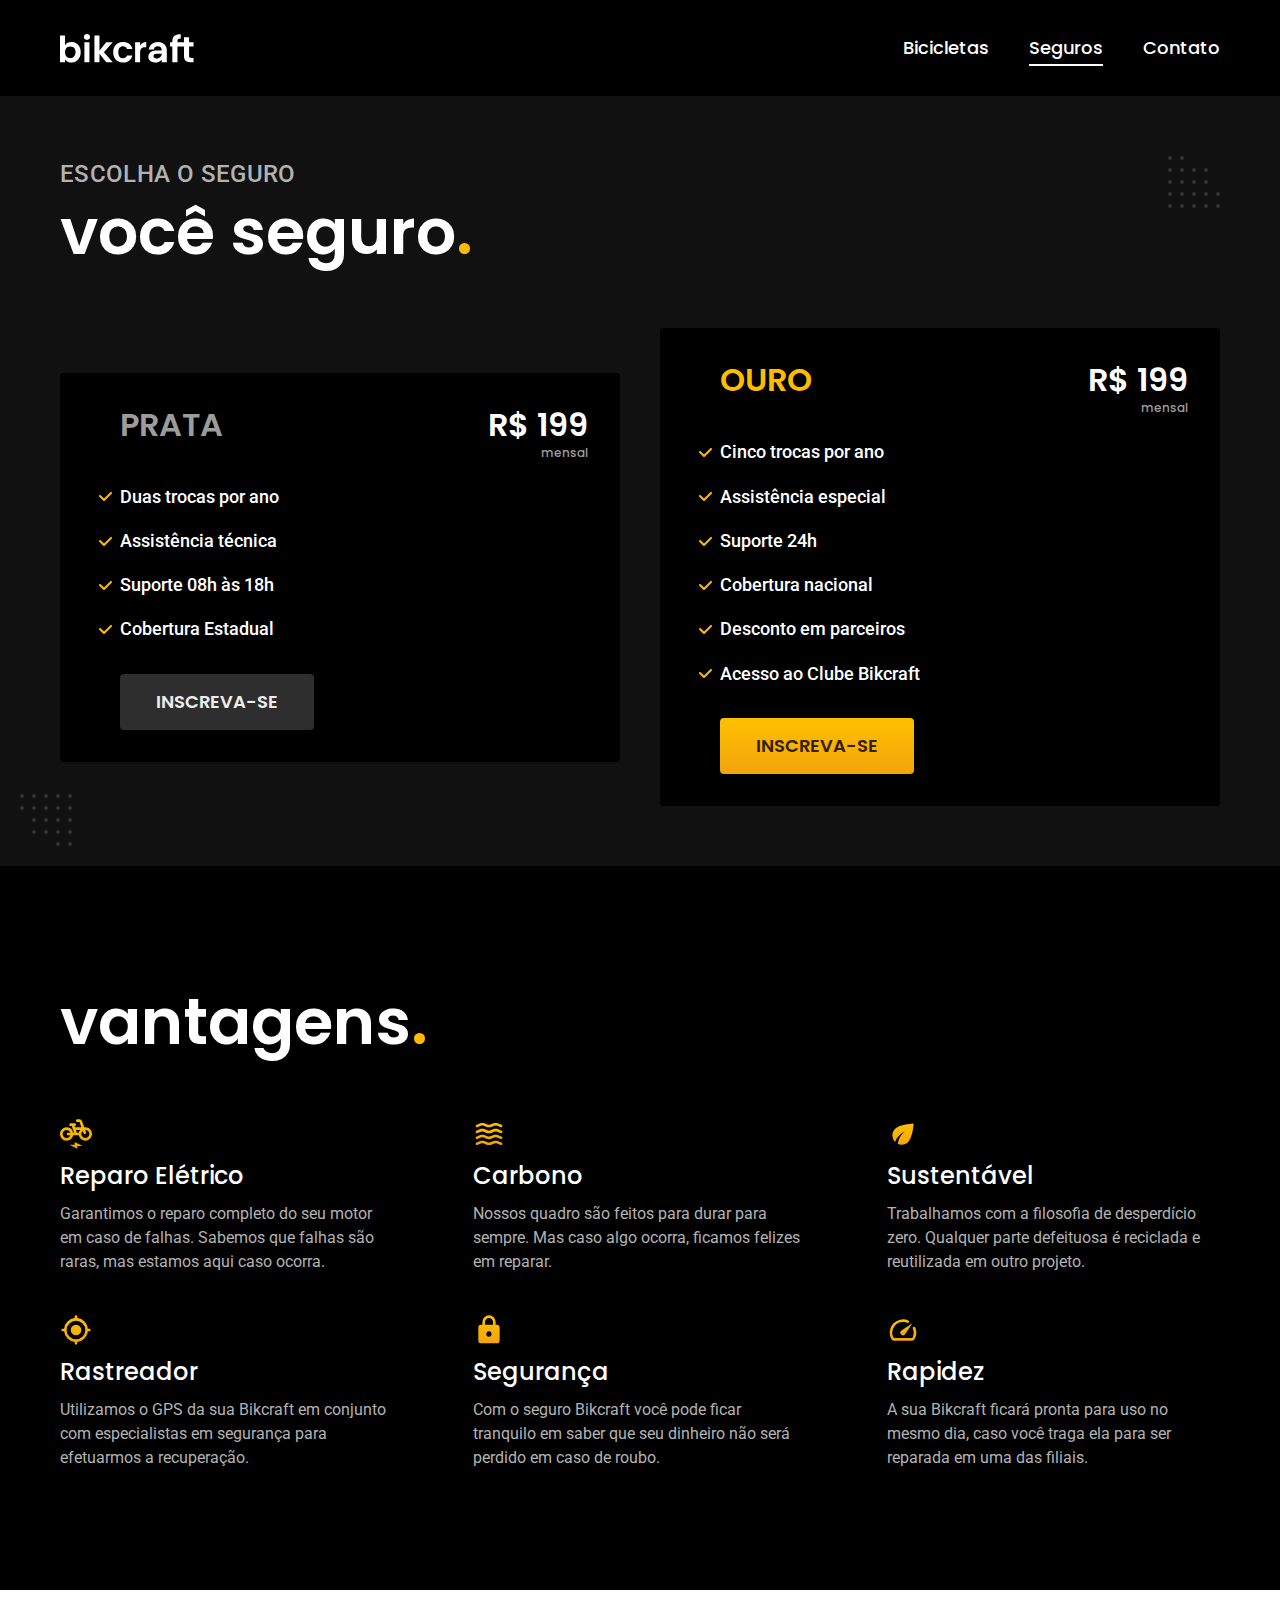
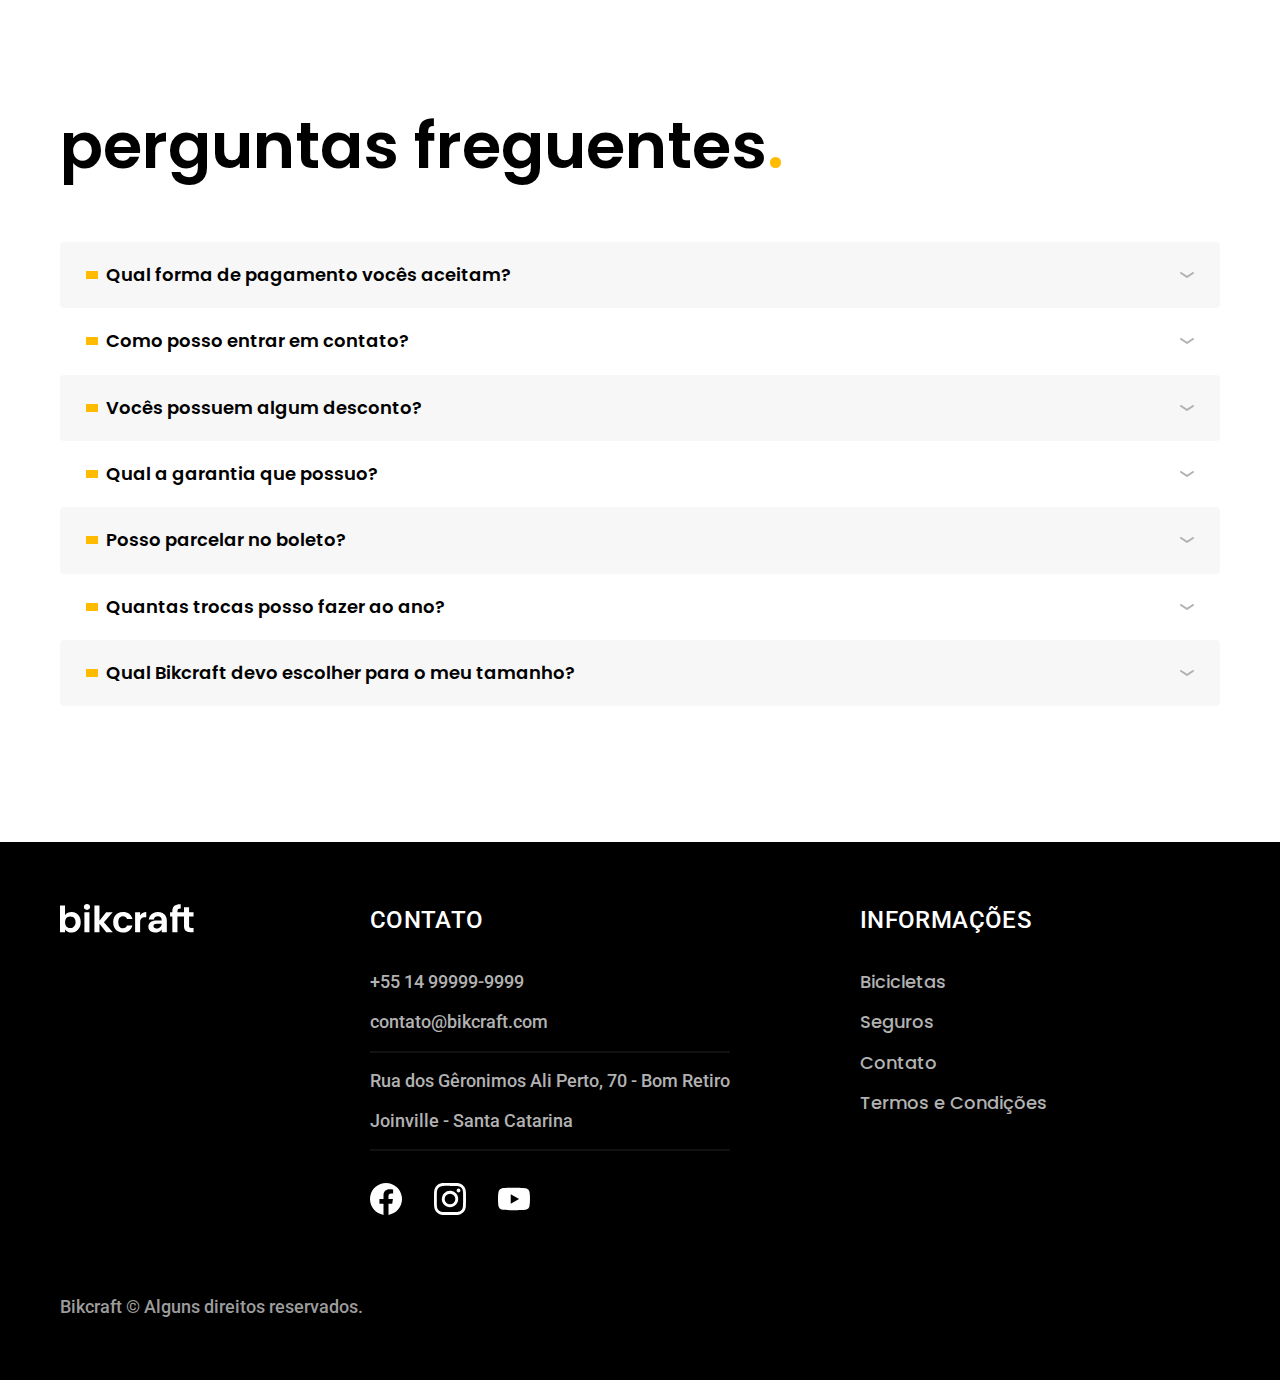
<file: seguros.html>
<!DOCTYPE html>
<html lang="pt-br">
  <head>
    <meta charset="UTF-8" />
    <meta http-equiv="X-UA-Compatible" content="IE=edge" />
    <meta name="viewport" content="width=device-width, initial-scale=1.0" />
    <title>Seguros | Bickcraft</title>
    <meta
      name="description"
      content="Bicicletas elétricas de alta precisão e qualidade, feitas sob medida para o cliente . Explore o mundo na sua velocidade com Bikcraft."
    />
    <link rel="icon" href="./favicon.svg" type="image/svg+xml" />
    <link rel="preload" href="./css/style.min.css" as="style" />
    <link rel="stylesheet" href="./css/style.min.css" />
    <link rel="preconnect" href="https://fonts.googleapis.com" />
    <link rel="preconnect" href="https://fonts.gstatic.com" crossorigin />
    <link
      href="https://fonts.googleapis.com/css2?family=Poppins:wght@400;600&family=Roboto:wght@400;500&display=swap"
      rel="stylesheet"
    />
    <style>
      @import url('https://fonts.googleapis.com/css2?family=Merriweather:ital,wght@1,900&display=swap');
    </style>

    <script>
      document.documentElement.classList.add('js');
    </script>
  </head>
  <body id="seguros">
    <header class="header-bg">
      <div class="container header">
        <a href="./"><img src="./img/bikcraft.svg" alt="Biknelli" /></a>

        <nav aria-label="primaria">
          <ul class="header-menu font-1-m cor-0">
            <li><a href="./bicicletas.html">Bicicletas</a></li>
            <li><a href="./seguros.html">Seguros</a></li>
            <li><a href="./contato.html">Contato</a></li>
          </ul>
        </nav>
      </div>
    </header>

    <main class="seguros-bg">
      <div class="titulo-bg">
        <div class="titulo container">
          <p class="font-2-l-b cor-5">Escolha o seguro</p>
          <h1 class="font-1-xxl cor-0">
            você seguro<span class="cor-p1">.</span>
          </h1>
        </div>
      </div>

      <div class="seguros container" data-anime="200">
        <div class="seguros-item">
          <h3 class="font-1-xl cor-6">PRATA</h3>
          <span class="font-1-xl cor-0"
            >R$ 199 <span class="font-1-xs cor-6">mensal</span></span
          >
          <ul class="font-2-m cor-0">
            <li>Duas trocas por ano</li>
            <li>Assistência técnica</li>
            <li>Suporte 08h às 18h</li>
            <li>Cobertura Estadual</li>
          </ul>
          <a
            class="btn secundario"
            href="./orcamento.html?tipo=seguro&produto=prata"
            >Inscreva-se</a
          >
        </div>
        <div class="seguros-item" data-anime="400">
          <h3 class="font-1-xl cor-p1">OURO</h3>
          <span class="font-1-xl cor-0"
            >R$ 199 <span class="font-1-xs cor-6">mensal</span></span
          >
          <ul class="font-2-m cor-0">
            <li>Cinco trocas por ano</li>
            <li>Assistência especial</li>
            <li>Suporte 24h</li>
            <li>Cobertura nacional</li>
            <li>Desconto em parceiros</li>
            <li>Acesso ao Clube Bikcraft</li>
          </ul>
          <a class="btn" href="./orcamento.html?tipo=seguro&produto=ouro"
            >Inscreva-se</a
          >
        </div>
      </div>
    </main>

    <article class="vantagens-bg">
      <div class="vantagens container">
        <h2 class="font-1-xxl cor-0">vantagens<span class="cor-p1">.</span></h2>
        <ul>
          <li>
            <img src="./img/icones/eletrica.svg" alt="" />
            <h3 class="font-1-l cor-0">Reparo Elétrico</h3>
            <p class="font-2-s cor-5">
              Garantimos o reparo completo do seu motor em caso de falhas.
              Sabemos que falhas são raras, mas estamos aqui caso ocorra.
            </p>
          </li>
          <li>
            <img src="./img/icones/carbono.svg" alt="" />
            <h3 class="font-1-l cor-0">Carbono</h3>
            <p class="font-2-s cor-5">
              Nossos quadro são feitos para durar para sempre. Mas caso algo
              ocorra, ficamos felizes em reparar.
            </p>
          </li>
          <li>
            <img src="./img/icones/sustentavel.svg" alt="" />
            <h3 class="font-1-l cor-0">Sustentável</h3>
            <p class="font-2-s cor-5">
              Trabalhamos com a filosofia de desperdício zero. Qualquer parte
              defeituosa é reciclada e reutilizada em outro projeto.
            </p>
          </li>
          <li>
            <img src="./img/icones/rastreador.svg" alt="" />
            <h3 class="font-1-l cor-0">Rastreador</h3>
            <p class="font-2-s cor-5">
              Utilizamos o GPS da sua Bikcraft em conjunto com especialistas em
              segurança para efetuarmos a recuperação.
            </p>
          </li>
          <li>
            <img src="./img/icones/seguro.svg" alt="" />
            <h3 class="font-1-l cor-0">Segurança</h3>
            <p class="font-2-s cor-5">
              Com o seguro Bikcraft você pode ficar tranquilo em saber que seu
              dinheiro não será perdido em caso de roubo.
            </p>
          </li>

          <li>
            <img src="./img/icones/velocidade.svg" alt="" />
            <h3 class="font-1-l cor-0">Rapidez</h3>
            <p class="font-2-s cor-5">
              A sua Bikcraft ficará pronta para uso no mesmo dia, caso você
              traga ela para ser reparada em uma das filiais.
            </p>
          </li>
        </ul>
      </div>
    </article>

    <article class="perguntas container">
      <h2 class="font-1-xxl">
        perguntas freguentes<span class="cor-p1">.</span>
      </h2>

      <dl>
        <div>
          <dt>
            <button
              class="font-1-m-b"
              aria-controls="pergunta1"
              aria-expanded="false"
            >
              Qual forma de pagamento vocês aceitam?
            </button>
          </dt>
          <dd id="pergunta1" class="font-2-s cor-9">
            Aceitamos cartões de crédito com as bandeiras: Visa, Mastercard, ELO
            e American Express. Para pagamentos à vista também aceitarmos PIX e
            Boleto através do PagSeguro.
          </dd>
        </div>
        <div>
          <dt>
            <button
              class="font-1-m-b"
              aria-controls="pergunta2"
              aria-expanded="false"
            >
              Como posso entrar em contato?
            </button>
          </dt>
          <dd id="pergunta2" class="font-2-s cor-9">
            Aceitamos cartões de crédito com as bandeiras: Visa, Mastercard, ELO
            e American Express. Para pagamentos à vista também aceitarmos PIX e
            Boleto através do PagSeguro.
          </dd>
        </div>
        <div>
          <dt>
            <button
              class="font-1-m-b"
              aria-controls="pergunta3"
              aria-expanded="false"
            >
              Vocês possuem algum desconto?
            </button>
          </dt>
          <dd id="pergunta3" class="font-2-s cor-9">
            Aceitamos cartões de crédito com as bandeiras: Visa, Mastercard, ELO
            e American Express. Para pagamentos à vista também aceitarmos PIX e
            Boleto através do PagSeguro.
          </dd>
        </div>
        <div>
          <dt>
            <button
              class="font-1-m-b"
              aria-controls="pergunta4"
              aria-expanded="false"
            >
              Qual a garantia que possuo?
            </button>
          </dt>
          <dd id="pergunta4" class="font-2-s cor-9">
            Aceitamos cartões de crédito com as bandeiras: Visa, Mastercard, ELO
            e American Express. Para pagamentos à vista também aceitarmos PIX e
            Boleto através do PagSeguro.
          </dd>
        </div>
        <div>
          <dt>
            <button
              class="font-1-m-b"
              aria-controls="pergunta5"
              aria-expanded="false"
            >
              Posso parcelar no boleto?
            </button>
          </dt>
          <dd id="pergunta5" class="font-2-s cor-9">
            Aceitamos cartões de crédito com as bandeiras: Visa, Mastercard, ELO
            e American Express. Para pagamentos à vista também aceitarmos PIX e
            Boleto através do PagSeguro.
          </dd>
        </div>
        <div>
          <dt>
            <button
              class="font-1-m-b"
              aria-controls="pergunta6"
              aria-expanded="false"
            >
              Quantas trocas posso fazer ao ano?
            </button>
          </dt>
          <dd id="pergunta6" class="font-2-s cor-9">
            Aceitamos cartões de crédito com as bandeiras: Visa, Mastercard, ELO
            e American Express. Para pagamentos à vista também aceitarmos PIX e
            Boleto através do PagSeguro.
          </dd>
        </div>
        <div>
          <dt>
            <button
              class="font-1-m-b"
              aria-controls="pergunta7"
              aria-expanded="false"
            >
              Qual Bikcraft devo escolher para o meu tamanho?
            </button>
          </dt>
          <dd id="pergunta7" class="font-2-s cor-9">
            Aceitamos cartões de crédito com as bandeiras: Visa, Mastercard, ELO
            e American Express. Para pagamentos à vista também aceitarmos PIX e
            Boleto através do PagSeguro.
          </dd>
        </div>
      </dl>
    </article>

    <footer class="footer-bg">
      <div class="footer container">
        <img src="./img/bikcraft.svg" alt="Bikcraft" />
        <div class="footer-contato">
          <h3 class="font-2-l-b cor-0">Contato</h3>
          <ul class="font-2-m cor-5">
            <li><a href="tel:+551438825656">+55 14 99999-9999</a></li>
            <li>
              <a href="mailto:contato@bikcraft.com">contato@bikcraft.com</a>
            </li>
            <li>Rua dos Gêronimos Ali Perto, 70 - Bom Retiro</li>
            <li>Joinville - Santa Catarina</li>
          </ul>
          <div class="footer-redes">
            <a href=""><img src="./img/redes/facebook.svg" alt="facebook" /></a>
            <a href=""
              ><img src="./img/redes/instagram.svg" alt="instagram"
            /></a>
            <a href=""><img src="./img/redes/youtube.svg" alt="youtube" /></a>
          </div>
        </div>

        <div class="footer-informacoes">
          <h3 class="font-2-l-b cor-0">Informações</h3>
          <nav>
            <ul class="font-1-m cor-5">
              <li><a href="/bicicleta.html">Bicicletas</a></li>
              <li><a href="./seguros.html">Seguros</a></li>
              <li><a href="./contato.html">Contato</a></li>
              <li><a href="./contato.html">Termos e Condições</a></li>
            </ul>
          </nav>
        </div>
        <p class="footer-copy font-2-m cor-6">
          Bikcraft © Alguns direitos reservados.
        </p>
      </div>
    </footer>
    <script src="./js/plugins/simple-anime.js"></script>
    <script src="./js/script.js"></script>
  </body>
</html>
</file>
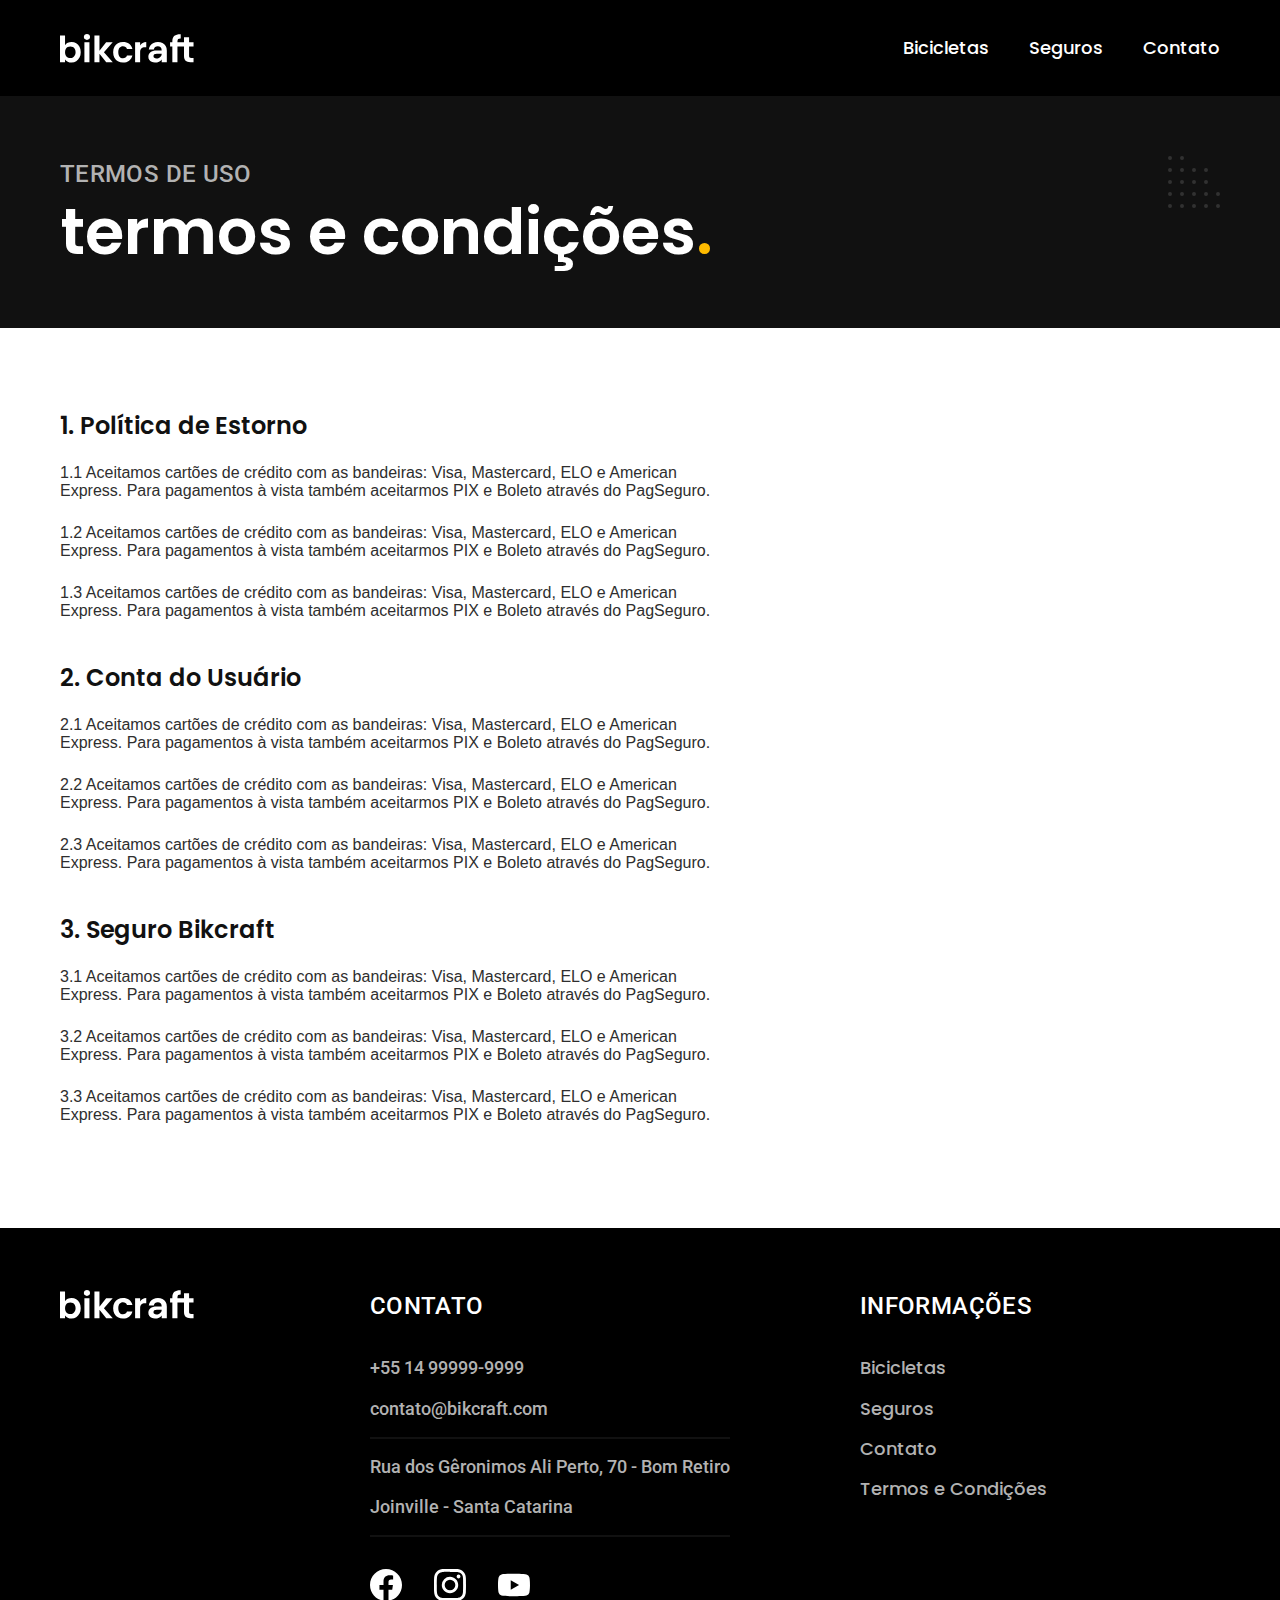
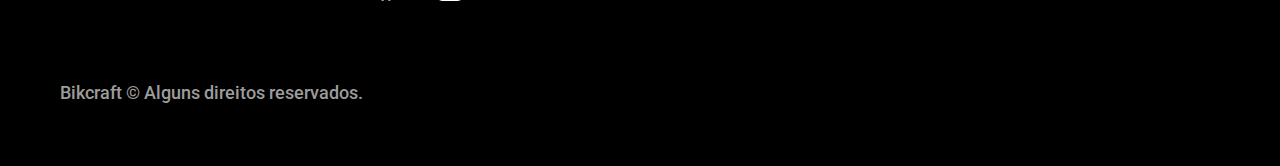
<file: termos.html>
<!DOCTYPE html>
<html lang="pt-br">
  <head>
    <meta charset="UTF-8" />
    <meta http-equiv="X-UA-Compatible" content="IE=edge" />
    <meta name="viewport" content="width=device-width, initial-scale=1.0" />
    <title>Termos e Condições | Bickcraft</title>
    <meta
      name="description"
      content="Bicicletas elétricas de alta precisão e qualidade, feitas sob medida para o cliente . Explore o mundo na sua velocidade com Bikcraft."
    />
    <link rel="icon" href="./favicon.svg" type="image/svg+xml" />
    <link rel="preload" href="./css/style.min.css" as="style" />
    <link rel="stylesheet" href="./css/style.min.css" />
    <link rel="preconnect" href="https://fonts.googleapis.com" />
    <link rel="preconnect" href="https://fonts.gstatic.com" crossorigin />
    <link
      href="https://fonts.googleapis.com/css2?family=Poppins:wght@400;600&family=Roboto:wght@400;500&display=swap"
      rel="stylesheet"
    />
    <style>
      @import url('https://fonts.googleapis.com/css2?family=Merriweather:ital,wght@1,900&display=swap');
    </style>
    <script>
      document.documentElement.classList.add('js');
    </script>
  </head>
  <body>
    <header class="header-bg">
      <div class="container header">
        <a href="./"><img src="./img/bikcraft.svg" alt="Biknelli" /></a>

        <nav aria-label="primaria">
          <ul class="header-menu font-1-m cor-0">
            <li><a href="./bicicletas.html">Bicicletas</a></li>
            <li><a href="./seguros.html">Seguros</a></li>
            <li><a href="./contato.html">Contato</a></li>
          </ul>
        </nav>
      </div>
    </header>

    <main>
      <div class="titulo-bg">
        <div class="titulo container">
          <p class="font-2-l-b cor-5">Termos de uso</p>
          <h1 class="font-1-xxl cor-0">
            termos e condições<span class="cor-p1">.</span>
          </h1>
        </div>
      </div>
      <div class="termos font-2-2 cor-10 container">
        <h2 class="font-1-l cor-11">1. Política de Estorno</h2>
        <p>
          1.1 Aceitamos cartões de crédito com as bandeiras: Visa, Mastercard,
          ELO e American Express. Para pagamentos à vista também aceitarmos PIX
          e Boleto através do PagSeguro.
        </p>
        <p>
          1.2 Aceitamos cartões de crédito com as bandeiras: Visa, Mastercard,
          ELO e American Express. Para pagamentos à vista também aceitarmos PIX
          e Boleto através do PagSeguro.
        </p>
        <p>
          1.3 Aceitamos cartões de crédito com as bandeiras: Visa, Mastercard,
          ELO e American Express. Para pagamentos à vista também aceitarmos PIX
          e Boleto através do PagSeguro.
        </p>
        <h2 class="font-1-l cor-11">2. Conta do Usuário</h2>
        <p>
          2.1 Aceitamos cartões de crédito com as bandeiras: Visa, Mastercard,
          ELO e American Express. Para pagamentos à vista também aceitarmos PIX
          e Boleto através do PagSeguro.
        </p>
        <p>
          2.2 Aceitamos cartões de crédito com as bandeiras: Visa, Mastercard,
          ELO e American Express. Para pagamentos à vista também aceitarmos PIX
          e Boleto através do PagSeguro.
        </p>
        <p>
          2.3 Aceitamos cartões de crédito com as bandeiras: Visa, Mastercard,
          ELO e American Express. Para pagamentos à vista também aceitarmos PIX
          e Boleto através do PagSeguro.
        </p>
        <h2 class="font-1-l cor-11">3. Seguro Bikcraft</h2>
        <p>
          3.1 Aceitamos cartões de crédito com as bandeiras: Visa, Mastercard,
          ELO e American Express. Para pagamentos à vista também aceitarmos PIX
          e Boleto através do PagSeguro.
        </p>
        <p>
          3.2 Aceitamos cartões de crédito com as bandeiras: Visa, Mastercard,
          ELO e American Express. Para pagamentos à vista também aceitarmos PIX
          e Boleto através do PagSeguro.
        </p>
        <p>
          3.3 Aceitamos cartões de crédito com as bandeiras: Visa, Mastercard,
          ELO e American Express. Para pagamentos à vista também aceitarmos PIX
          e Boleto através do PagSeguro.
        </p>
      </div>
    </main>

    <footer class="footer-bg">
      <div class="footer container">
        <img src="./img/bikcraft.svg" alt="Bikcraft" />
        <div class="footer-contato">
          <h3 class="font-2-l-b cor-0">Contato</h3>
          <ul class="font-2-m cor-5">
            <li><a href="tel:+551438825656">+55 14 99999-9999</a></li>
            <li>
              <a href="mailto:contato@bikcraft.com">contato@bikcraft.com</a>
            </li>
            <li>Rua dos Gêronimos Ali Perto, 70 - Bom Retiro</li>
            <li>Joinville - Santa Catarina</li>
          </ul>
          <div class="footer-redes">
            <a href=""><img src="./img/redes/facebook.svg" alt="facebook" /></a>
            <a href=""
              ><img src="./img/redes/instagram.svg" alt="instagram"
            /></a>
            <a href=""><img src="./img/redes/youtube.svg" alt="youtube" /></a>
          </div>
        </div>

        <div class="footer-informacoes">
          <h3 class="font-2-l-b cor-0">Informações</h3>
          <nav>
            <ul class="font-1-m cor-5">
              <li><a href="/bicicleta.html">Bicicletas</a></li>
              <li><a href="./seguros.html">Seguros</a></li>
              <li><a href="./contato.html">Contato</a></li>
              <li><a href="./contato.html">Termos e Condições</a></li>
            </ul>
          </nav>
        </div>
        <p class="footer-copy font-2-m cor-6">
          Bikcraft © Alguns direitos reservados.
        </p>
      </div>
    </footer>
    <script src="./js/script.js"></script>
  </body>
</html>
</file>
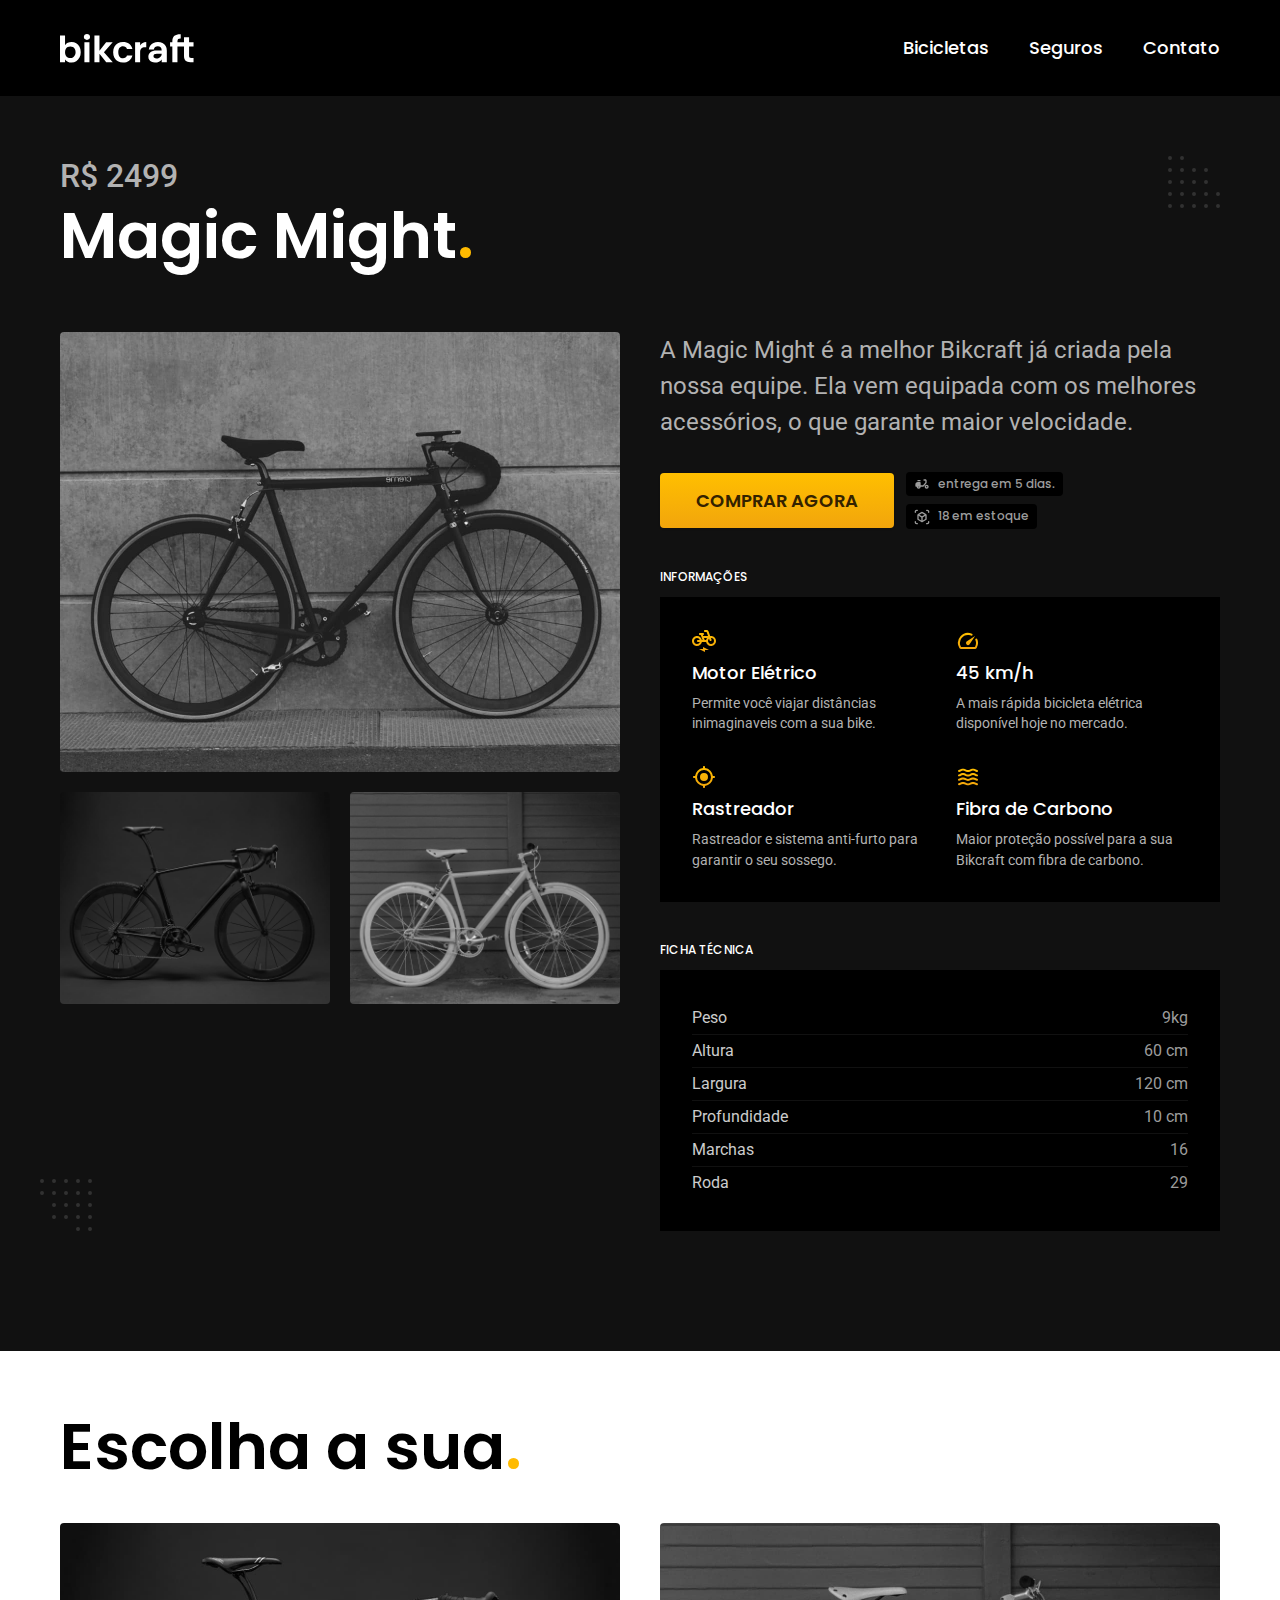
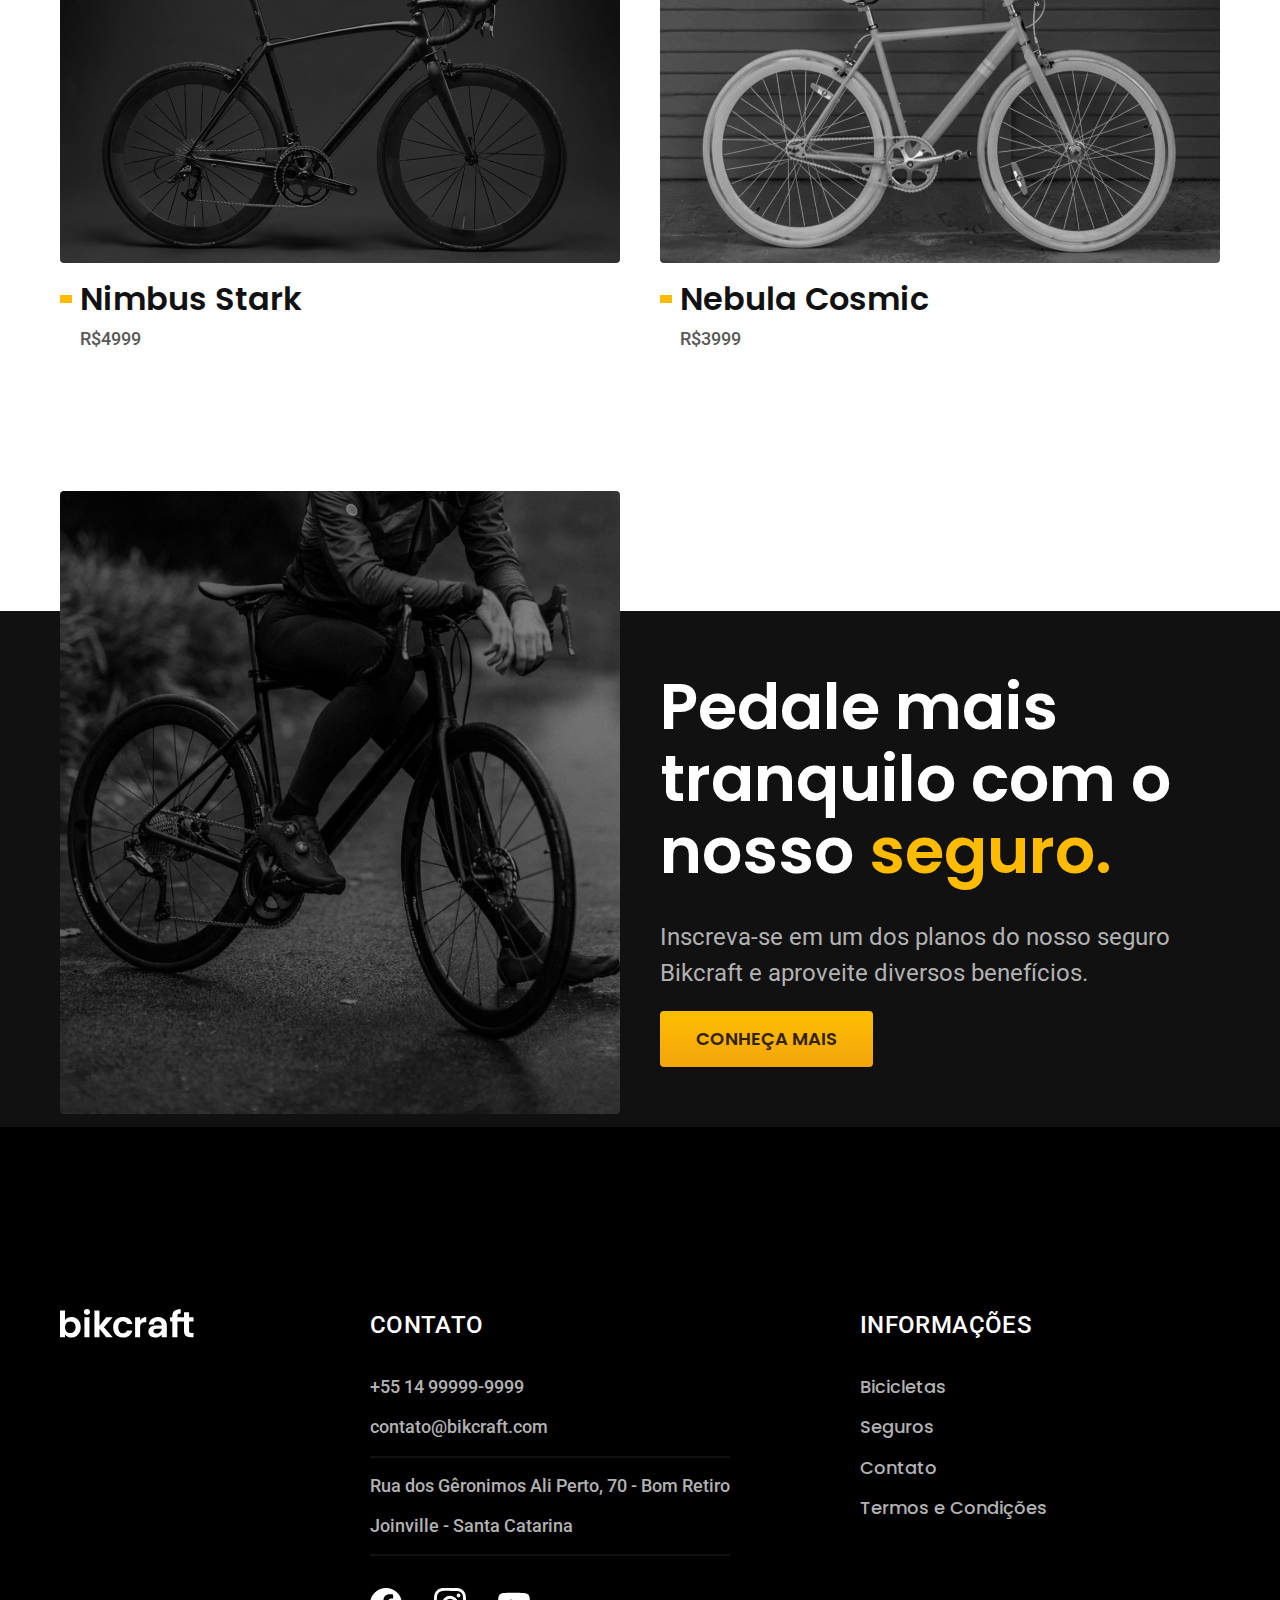
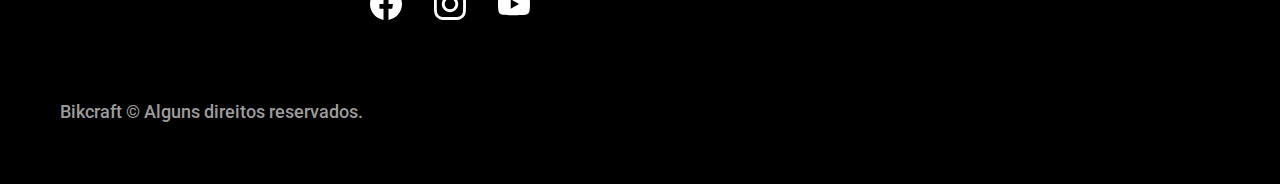
<file: bicicletas/magic.html>
<!DOCTYPE html>
<html lang="pt-br">
  <head>
    <meta charset="UTF-8" />
    <meta http-equiv="X-UA-Compatible" content="IE=edge" />
    <meta name="viewport" content="width=device-width, initial-scale=1.0" />
    <title>Magic Might | Bickcraft</title>
    <meta
      name="description"
      content="Bicicletas elétricas de alta precisão e qualidade, feitas sob medida para o cliente . Explore o mundo na sua velocidade com Bikcraft."
    />
    <link rel="icon" href="../favicon.svg" type="image/svg+xml" />
    <link rel="stylesheet" href="../css/style.min.css" />
    <link rel="preconnect" href="https://fonts.googleapis.com" />
    <link rel="preconnect" href="https://fonts.gstatic.com" crossorigin />
    <link
      href="https://fonts.googleapis.com/css2?family=Poppins:wght@400;600&family=Roboto:wght@400;500&display=swap"
      rel="stylesheet"
    />
    <style>
      @import url('https://fonts.googleapis.com/css2?family=Merriweather:ital,wght@1,900&display=swap');
    </style>
    <script>
      document.documentElement.classList.add('js');
    </script>
  </head>
  <body id="bicicleta">
    <header class="header-bg">
      <div class="container header">
        <a href="../"><img src="../img/bikcraft.svg" alt="Biknelli" /></a>

        <nav aria-label="primaria">
          <ul class="header-menu font-1-m cor-0">
            <li><a href="../bicicletas.html">Bicicletas</a></li>
            <li><a href="../seguros.html">Seguros</a></li>
            <li><a href="../contato.html">Contato</a></li>
          </ul>
        </nav>
      </div>
    </header>

    <main class="titulo-bg">
      <div>
        <div class="titulo container">
          <p class="font-2-xl cor-5">R$ 2499</p>
          <h1 class="font-1-xxl cor-0">
            Magic Might<span class="cor-p1">.</span>
          </h1>
        </div>
      </div>
      <div class="bicicleta container">
        <div class="bicicleta-imagens">
          <img src="../img/bicicleta/nimbus2.jpg" alt="" />
          <img src="../img/bicicleta/nimbus1.jpg" alt="" />
          <img src="../img/bicicleta/nimbus3.jpg" alt="" />
        </div>
        <div class="bicicleta-conteudo">
          <p class="font-2-l cor-5">
            A Magic Might é a melhor Bikcraft já criada pela nossa equipe. Ela
            vem equipada com os melhores acessórios, o que garante maior
            velocidade.
          </p>

          <div class="bicicleta-comprar">
            <a class="btn" href="../orcamento.html?tipo=bikcraft&produto=magic"
              >Comprar Agora</a
            >
            <span class="font-1-xs cor-6"
              ><img src="../img/icones/entrega.svg" alt="" /> entrega em 5
              dias.</span
            >
            <span class="font-1-xs cor-6"
              ><img src="../img/icones/estoque.svg" alt="" /> 18 em
              estoque</span
            >
          </div>
          <h2 class="font-1-xs cor-0">Informações</h2>
          <ul class="bicicleta-informacoes">
            <li>
              <img src="../img/icones/eletrica.svg" alt="" />
              <h3 class="font-1-m cor-0">Motor Elétrico</h3>
              <p class="font-2-xs cor-5">
                Permite você viajar distâncias inimaginaveis com a sua bike.
              </p>
            </li>
            <li>
              <img src="../img/icones/velocidade.svg" alt="" />
              <h3 class="font-1-m cor-0">45 km/h</h3>
              <p class="font-2-xs cor-5">
                A mais rápida bicicleta elétrica disponível hoje no mercado.
              </p>
            </li>
            <li>
              <img src="../img/icones/rastreador.svg" alt="" />
              <h3 class="font-1-m cor-0">Rastreador</h3>
              <p class="font-2-xs cor-5">
                Rastreador e sistema anti-furto para garantir o seu sossego.
              </p>
            </li>
            <li>
              <img src="../img/icones/carbono.svg" alt="" />
              <h3 class="font-1-m cor-0">Fibra de Carbono</h3>
              <p class="font-2-xs cor-5">
                Maior proteção possível para a sua Bikcraft com fibra de
                carbono.
              </p>
            </li>
          </ul>
          <h2 class="font-1-xs cor-0">Ficha Técnica</h2>
          <ul class="bicicleta-ficha font-2-s cor-4">
            <li>Peso <span>9kg</span></li>
            <li>Altura <span>60 cm</span></li>
            <li>Largura <span>120 cm</span></li>
            <li>Profundidade <span>10 cm</span></li>
            <li>Marchas <span>16</span></li>
            <li>Roda <span>29</span></li>
          </ul>
        </div>
      </div>
    </main>
    <article class="bicicletas-lista container">
      <h2 class="font-1-xxl">Escolha a sua<span class="cor-p1">.</span></h2>
      <ul>
        <li>
          <a href="./nimbus.html">
            <img src="../img/bicicletas/nimbus.jpg" alt="Bicicleta preta" />
            <h3 class="font-1-xl cor-11">Nimbus Stark</h3>
            <span class="font-2-m cor-8">R$4999</span>
          </a>
        </li>
        <li>
          <a href="./nebula.html">
            <img src="../img/bicicletas/nebula.jpg" alt="Bicicleta preta" />
            <h3 class="font-1-xl cor-11">Nebula Cosmic</h3>
            <span class="font-2-m cor-8">R$3999</span>
          </a>
        </li>
      </ul>
    </article>

    <article class="seguro-bg">
      <div class="seguro container">
        <div>
          <img
            src="../img/fotos/seguros.jpg"
            alt="Pessoa em cima de uma bicicleta"
          />
        </div>
        <div class="seguro-conteudo">
          <h2 class="font-1-xxl cor-0">
            Pedale mais tranquilo com o nosso
            <span class="cor-p1">seguro.</span>
          </h2>
          <p class="font-2-l cor-5">
            Inscreva-se em um dos planos do nosso seguro Bikcraft e aproveite
            diversos benefícios.
          </p>
          <a class="btn" href="../seguros.html">Conheça Mais</a>
        </div>
      </div>
    </article>

    <footer class="footer-bg">
      <div class="footer container">
        <img src="../img/bikcraft.svg" alt="Bikcraft" />
        <div class="footer-contato">
          <h3 class="font-2-l-b cor-0">Contato</h3>
          <ul class="font-2-m cor-5">
            <li><a href="tel:+551438825656">+55 14 99999-9999</a></li>
            <li>
              <a href="mailto:contato@bikcraft.com">contato@bikcraft.com</a>
            </li>
            <li>Rua dos Gêronimos Ali Perto, 70 - Bom Retiro</li>
            <li>Joinville - Santa Catarina</li>
          </ul>
          <div class="footer-redes">
            <a href=""
              ><img src="../img/redes/facebook.svg" alt="facebook"
            /></a>
            <a href=""
              ><img src="../img/redes/instagram.svg" alt="instagram"
            /></a>
            <a href=""><img src="../img/redes/youtube.svg" alt="youtube" /></a>
          </div>
        </div>

        <div class="footer-informacoes">
          <h3 class="font-2-l-b cor-0">Informações</h3>
          <nav>
            <ul class="font-1-m cor-5">
              <li><a href="../bicicleta.html">Bicicletas</a></li>
              <li><a href="../seguros.html">Seguros</a></li>
              <li><a href="../contato.html">Contato</a></li>
              <li><a href="../contato.html">Termos e Condições</a></li>
            </ul>
          </nav>
        </div>
        <p class="footer-copy font-2-m cor-6">
          Bikcraft © Alguns direitos reservados.
        </p>
      </div>
    </footer>
    <script src="../js/script.js"></script>
  </body>
</html>
</file>
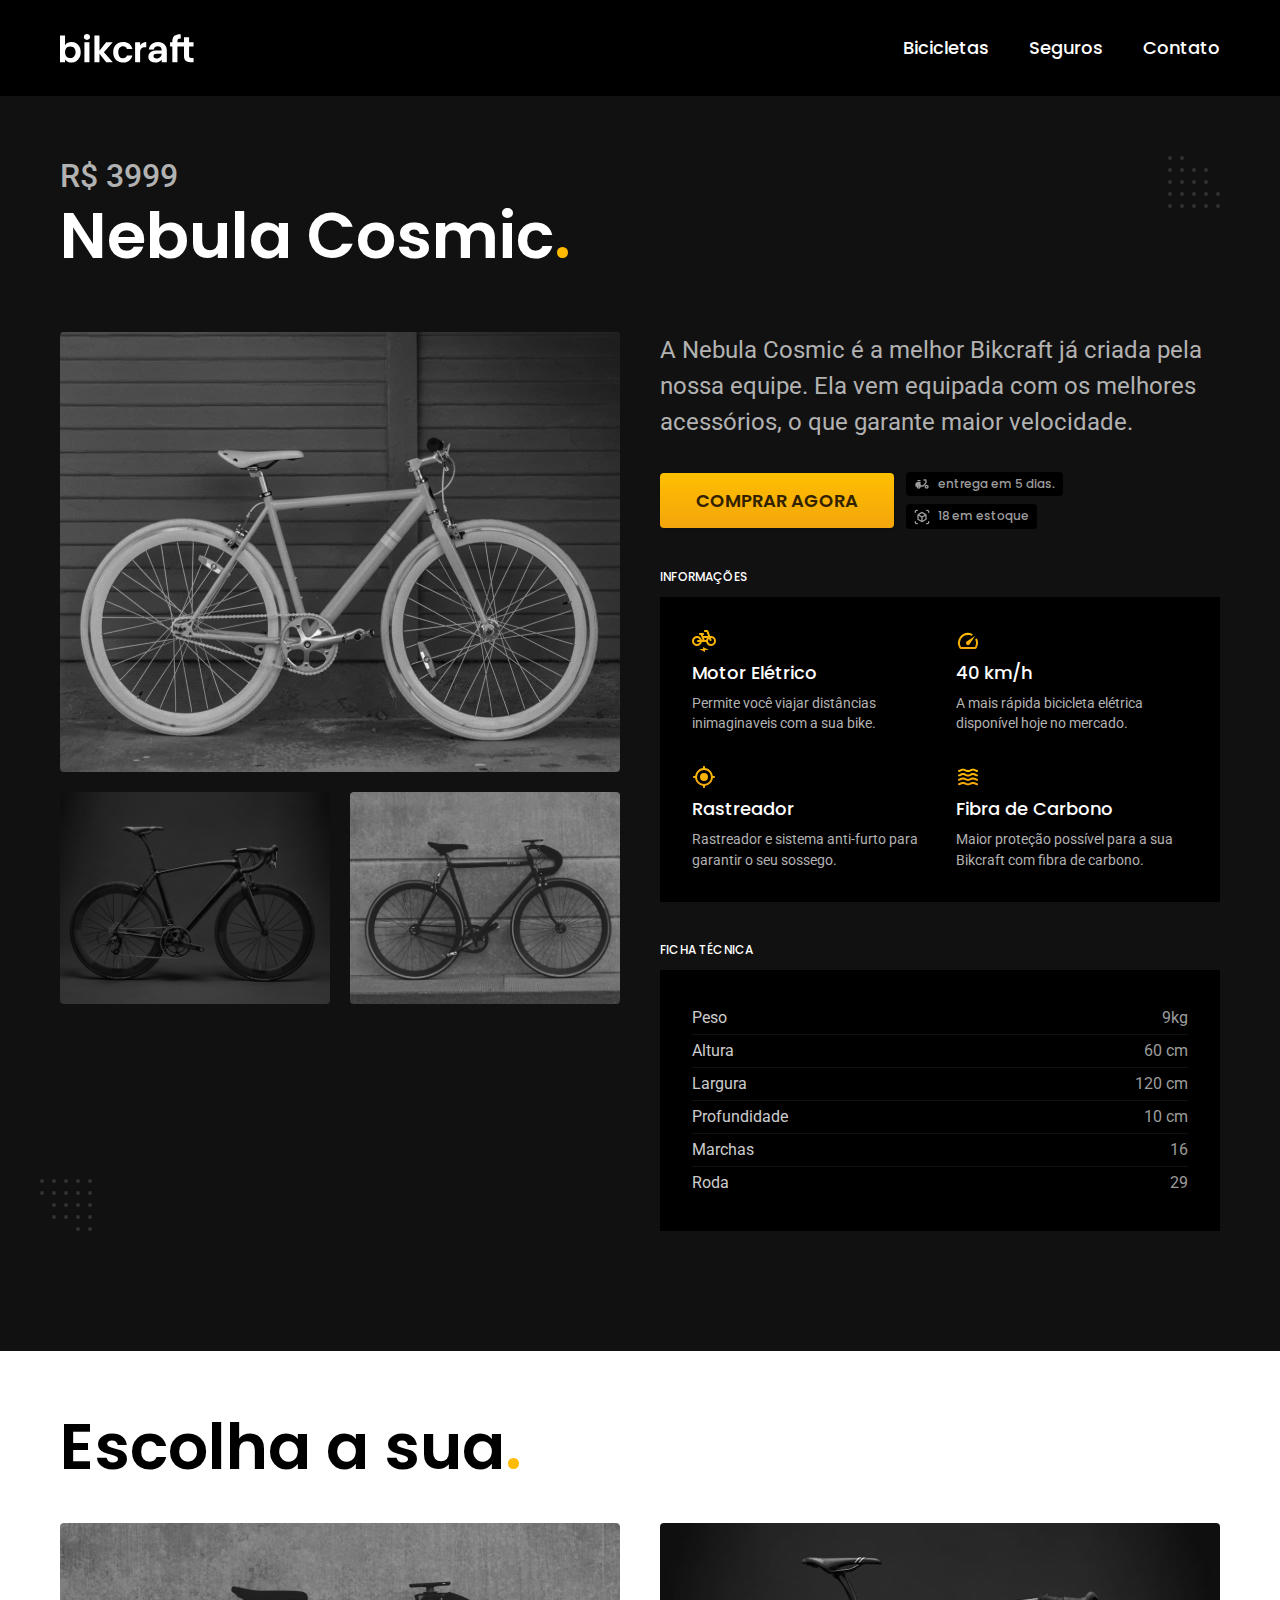
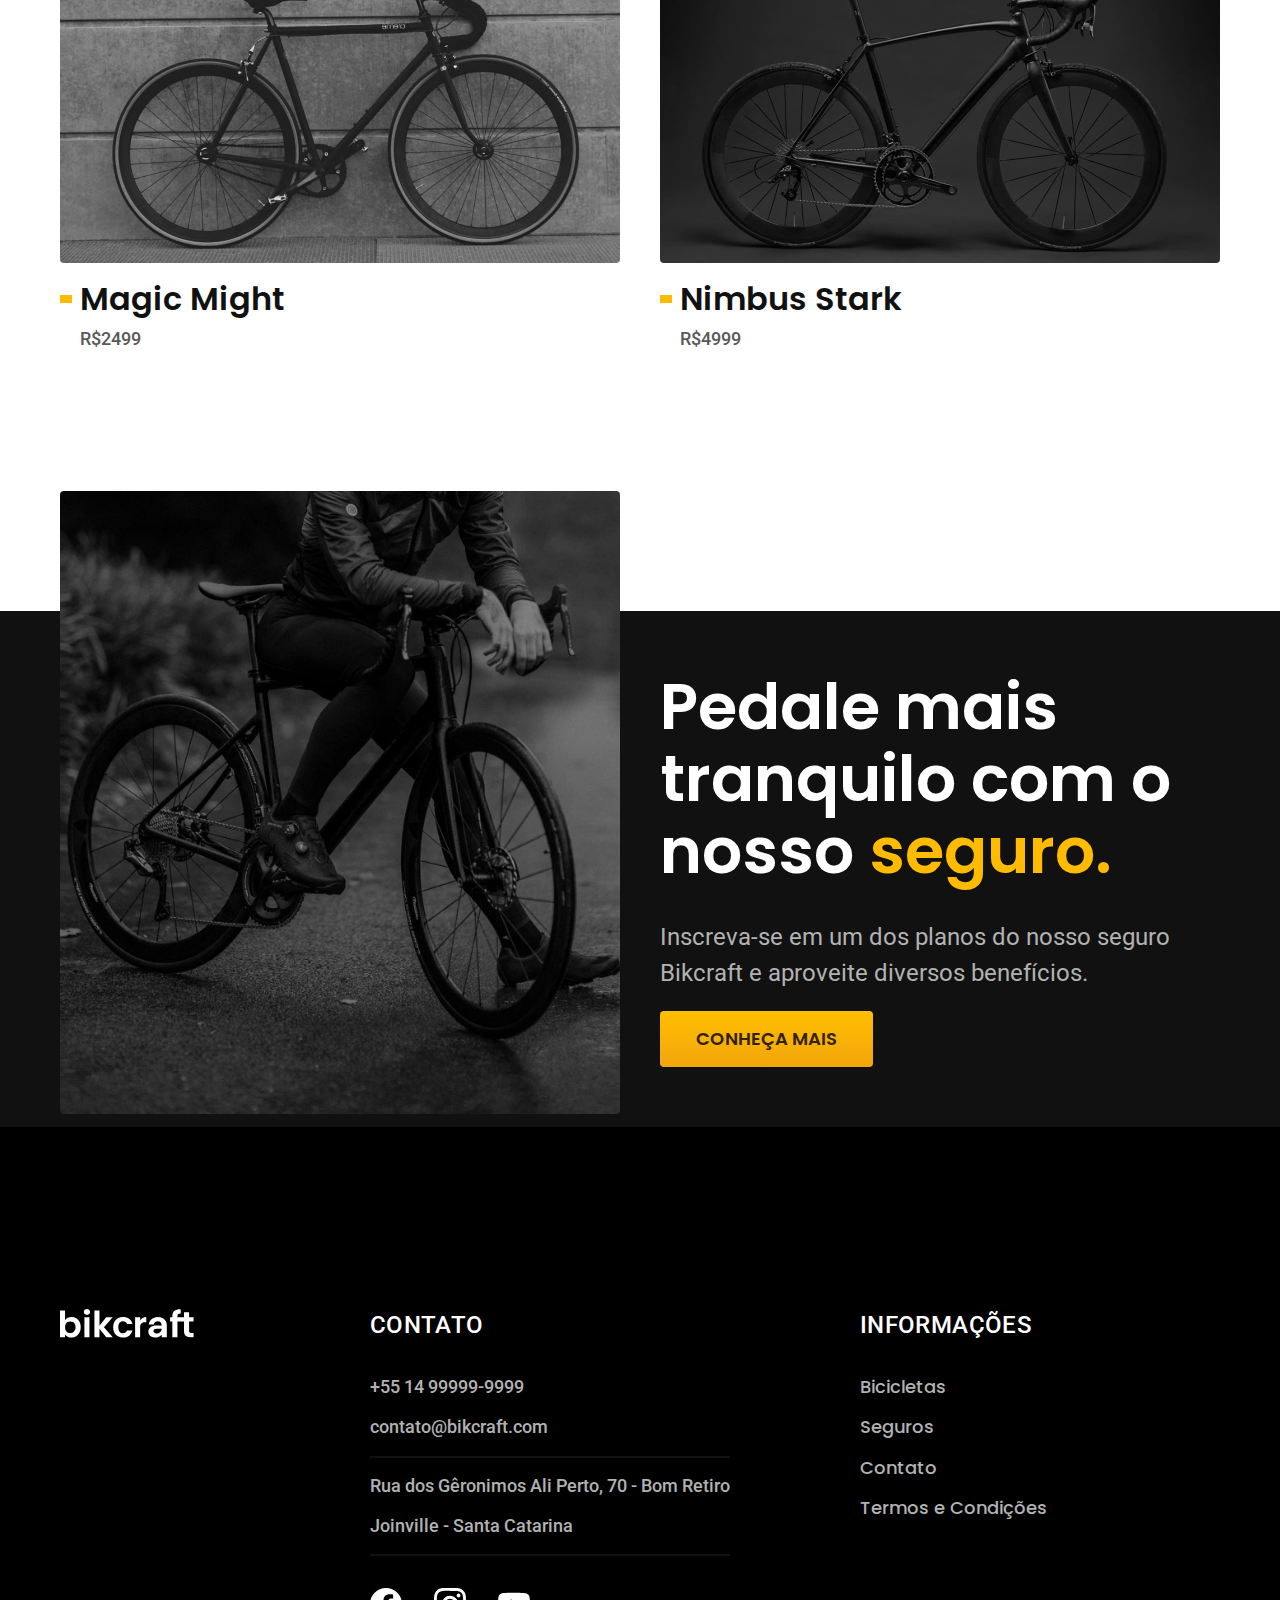
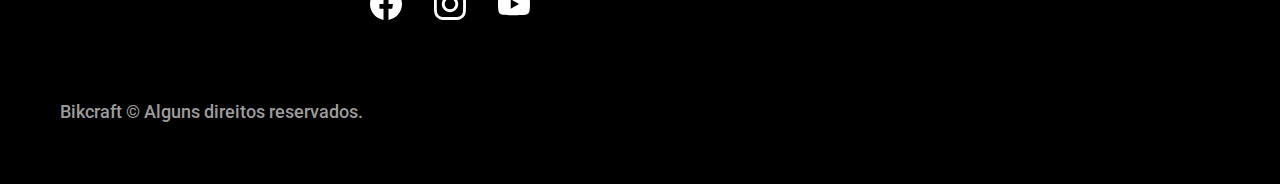
<file: bicicletas/nebula.html>
<!DOCTYPE html>
<html lang="pt-br">
  <head>
    <meta charset="UTF-8" />
    <meta http-equiv="X-UA-Compatible" content="IE=edge" />
    <meta name="viewport" content="width=device-width, initial-scale=1.0" />
    <title>Nebula | Bickcraft</title>
    <meta
      name="description"
      content="Bicicletas elétricas de alta precisão e qualidade, feitas sob medida para o cliente . Explore o mundo na sua velocidade com Bikcraft."
    />
    <link rel="icon" href="../favicon.svg" type="image/svg+xml" />
    <link rel="stylesheet" href="../css/style.min.css" />
    <link rel="preconnect" href="https://fonts.googleapis.com" />
    <link rel="preconnect" href="https://fonts.gstatic.com" crossorigin />
    <link
      href="https://fonts.googleapis.com/css2?family=Poppins:wght@400;600&family=Roboto:wght@400;500&display=swap"
      rel="stylesheet"
    />
    <style>
      @import url('https://fonts.googleapis.com/css2?family=Merriweather:ital,wght@1,900&display=swap');
    </style>
    <script>
      document.documentElement.classList.add('js');
    </script>
  </head>
  <body id="bicicleta">
    <header class="header-bg">
      <div class="container header">
        <a href="../"><img src="../img/bikcraft.svg" alt="Biknelli" /></a>

        <nav aria-label="primaria">
          <ul class="header-menu font-1-m cor-0">
            <li><a href="../bicicletas.html">Bicicletas</a></li>
            <li><a href="../seguros.html">Seguros</a></li>
            <li><a href="../contato.html">Contato</a></li>
          </ul>
        </nav>
      </div>
    </header>

    <main class="titulo-bg">
      <div>
        <div class="titulo container">
          <p class="font-2-xl cor-5">R$ 3999</p>
          <h1 class="font-1-xxl cor-0">
            Nebula Cosmic<span class="cor-p1">.</span>
          </h1>
        </div>
      </div>
      <div class="bicicleta container">
        <div class="bicicleta-imagens">
          <img src="../img/bicicleta/nimbus3.jpg" alt="" />
          <img src="../img/bicicleta/nimbus1.jpg" alt="" />
          <img src="../img/bicicleta/nimbus2.jpg" alt="" />
        </div>
        <div class="bicicleta-conteudo">
          <p class="font-2-l cor-5">
            A Nebula Cosmic é a melhor Bikcraft já criada pela nossa equipe. Ela
            vem equipada com os melhores acessórios, o que garante maior
            velocidade.
          </p>

          <div class="bicicleta-comprar">
            <a class="btn" href="../orcamento.html?tipo=bikcraft&produto=nebula"
              >Comprar Agora</a
            >
            <span class="font-1-xs cor-6"
              ><img src="../img/icones/entrega.svg" alt="" /> entrega em 5
              dias.</span
            >
            <span class="font-1-xs cor-6"
              ><img src="../img/icones/estoque.svg" alt="" /> 18 em
              estoque</span
            >
          </div>
          <h2 class="font-1-xs cor-0">Informações</h2>
          <ul class="bicicleta-informacoes">
            <li>
              <img src="../img/icones/eletrica.svg" alt="" />
              <h3 class="font-1-m cor-0">Motor Elétrico</h3>
              <p class="font-2-xs cor-5">
                Permite você viajar distâncias inimaginaveis com a sua bike.
              </p>
            </li>
            <li>
              <img src="../img/icones/velocidade.svg" alt="" />
              <h3 class="font-1-m cor-0">40 km/h</h3>
              <p class="font-2-xs cor-5">
                A mais rápida bicicleta elétrica disponível hoje no mercado.
              </p>
            </li>
            <li>
              <img src="../img/icones/rastreador.svg" alt="" />
              <h3 class="font-1-m cor-0">Rastreador</h3>
              <p class="font-2-xs cor-5">
                Rastreador e sistema anti-furto para garantir o seu sossego.
              </p>
            </li>
            <li>
              <img src="../img/icones/carbono.svg" alt="" />
              <h3 class="font-1-m cor-0">Fibra de Carbono</h3>
              <p class="font-2-xs cor-5">
                Maior proteção possível para a sua Bikcraft com fibra de
                carbono.
              </p>
            </li>
          </ul>
          <h2 class="font-1-xs cor-0">Ficha Técnica</h2>
          <ul class="bicicleta-ficha font-2-s cor-4">
            <li>Peso <span>9kg</span></li>
            <li>Altura <span>60 cm</span></li>
            <li>Largura <span>120 cm</span></li>
            <li>Profundidade <span>10 cm</span></li>
            <li>Marchas <span>16</span></li>
            <li>Roda <span>29</span></li>
          </ul>
        </div>
      </div>
    </main>
    <article class="bicicletas-lista container">
      <h2 class="font-1-xxl">Escolha a sua<span class="cor-p1">.</span></h2>
      <ul>
        <li>
          <a href="./magic.html">
            <img src="../img/bicicletas/magic.jpg" alt="Bicicleta preta" />
            <h3 class="font-1-xl cor-11">Magic Might</h3>
            <span class="font-2-m cor-8">R$2499</span>
          </a>
        </li>
        <li>
          <a href="./nimbus.html">
            <img src="../img/bicicletas/nimbus.jpg" alt="Bicicleta preta" />
            <h3 class="font-1-xl cor-11">Nimbus Stark</h3>
            <span class="font-2-m cor-8">R$4999</span>
          </a>
        </li>
      </ul>
    </article>

    <article class="seguro-bg">
      <div class="seguro container">
        <div>
          <img
            src="../img/fotos/seguros.jpg"
            alt="Pessoa em cima de uma bicicleta"
          />
        </div>
        <div class="seguro-conteudo">
          <h2 class="font-1-xxl cor-0">
            Pedale mais tranquilo com o nosso
            <span class="cor-p1">seguro.</span>
          </h2>
          <p class="font-2-l cor-5">
            Inscreva-se em um dos planos do nosso seguro Bikcraft e aproveite
            diversos benefícios.
          </p>
          <a class="btn" href="../seguros.html">Conheça Mais</a>
        </div>
      </div>
    </article>

    <footer class="footer-bg">
      <div class="footer container">
        <img src="../img/bikcraft.svg" alt="Bikcraft" />
        <div class="footer-contato">
          <h3 class="font-2-l-b cor-0">Contato</h3>
          <ul class="font-2-m cor-5">
            <li><a href="tel:+551438825656">+55 14 99999-9999</a></li>
            <li>
              <a href="mailto:contato@bikcraft.com">contato@bikcraft.com</a>
            </li>
            <li>Rua dos Gêronimos Ali Perto, 70 - Bom Retiro</li>
            <li>Joinville - Santa Catarina</li>
          </ul>
          <div class="footer-redes">
            <a href=""
              ><img src="../img/redes/facebook.svg" alt="facebook"
            /></a>
            <a href=""
              ><img src="../img/redes/instagram.svg" alt="instagram"
            /></a>
            <a href=""><img src="../img/redes/youtube.svg" alt="youtube" /></a>
          </div>
        </div>

        <div class="footer-informacoes">
          <h3 class="font-2-l-b cor-0">Informações</h3>
          <nav>
            <ul class="font-1-m cor-5">
              <li><a href="../bicicleta.html">Bicicletas</a></li>
              <li><a href="../seguros.html">Seguros</a></li>
              <li><a href="../contato.html">Contato</a></li>
              <li><a href="../contato.html">Termos e Condições</a></li>
            </ul>
          </nav>
        </div>
        <p class="footer-copy font-2-m cor-6">
          Bikcraft © Alguns direitos reservados.
        </p>
      </div>
    </footer>
    <script src="../js/script.js"></script>
  </body>
</html>
</file>
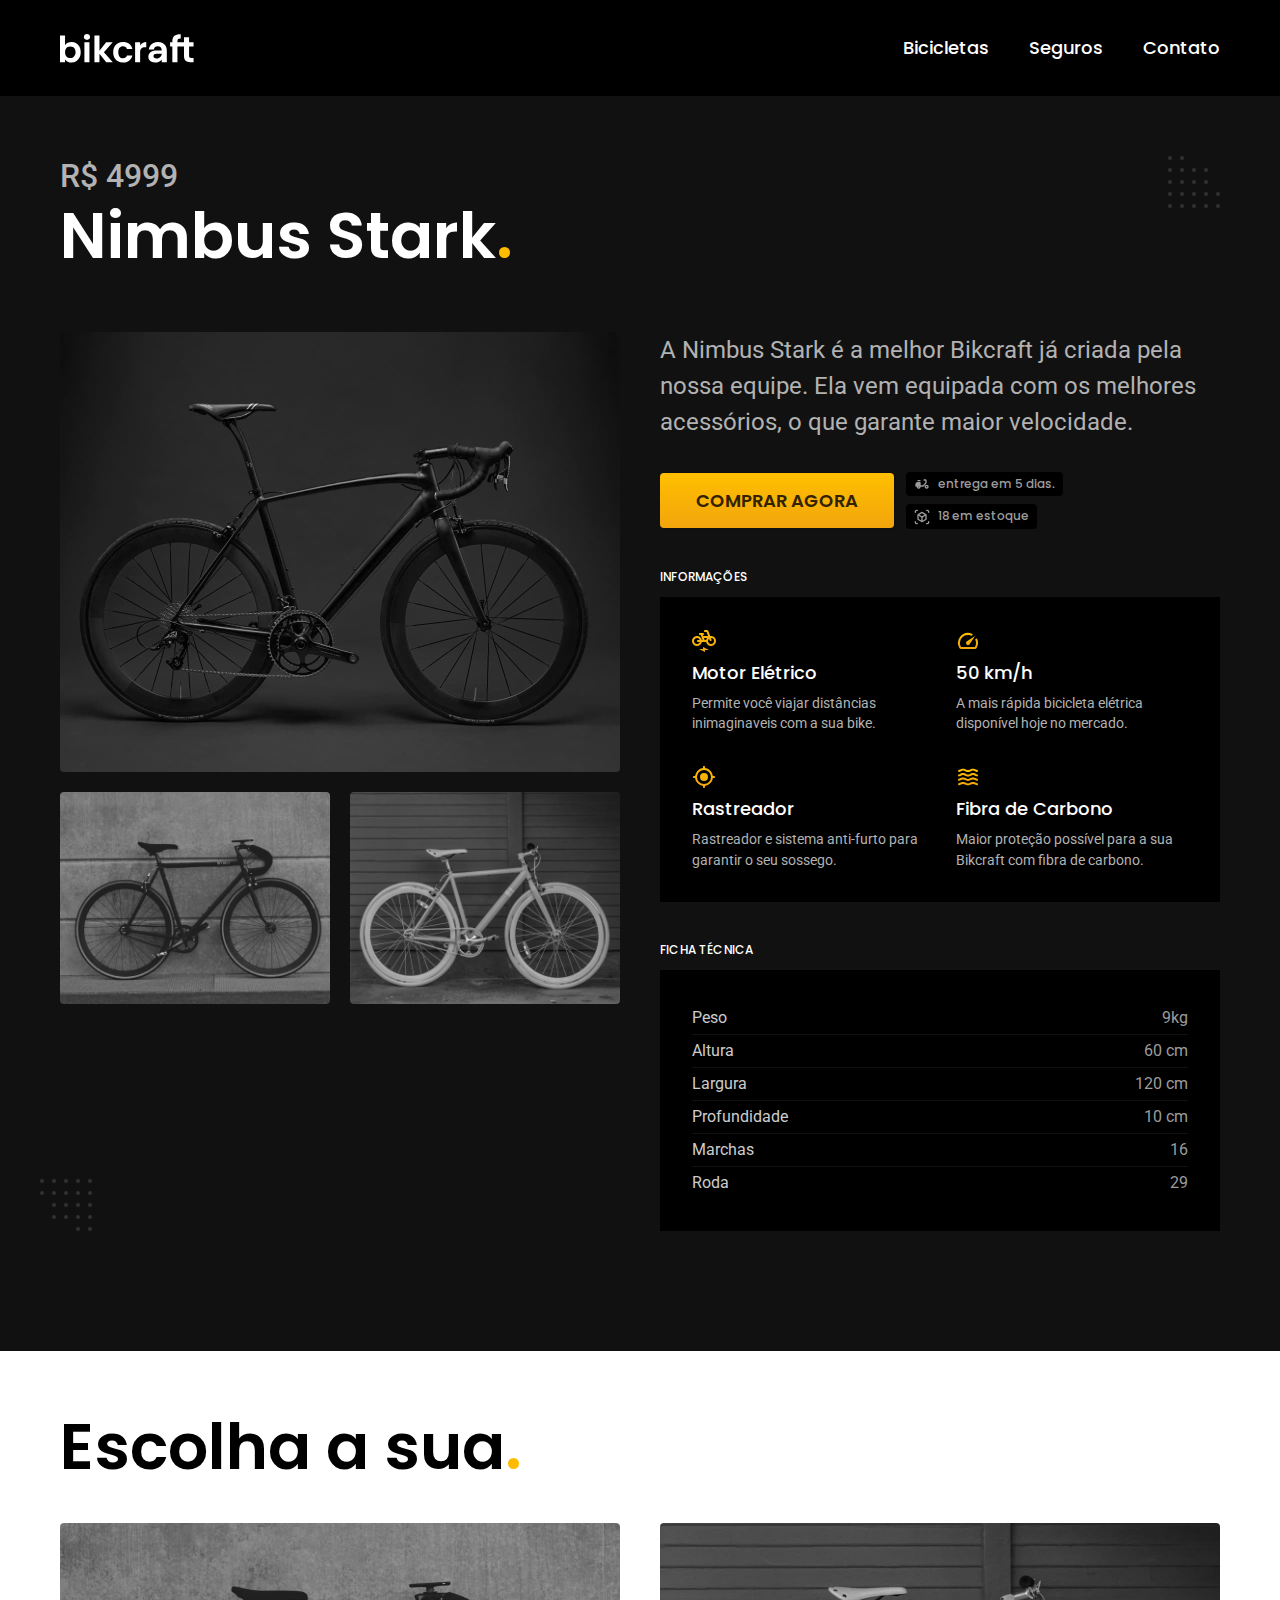
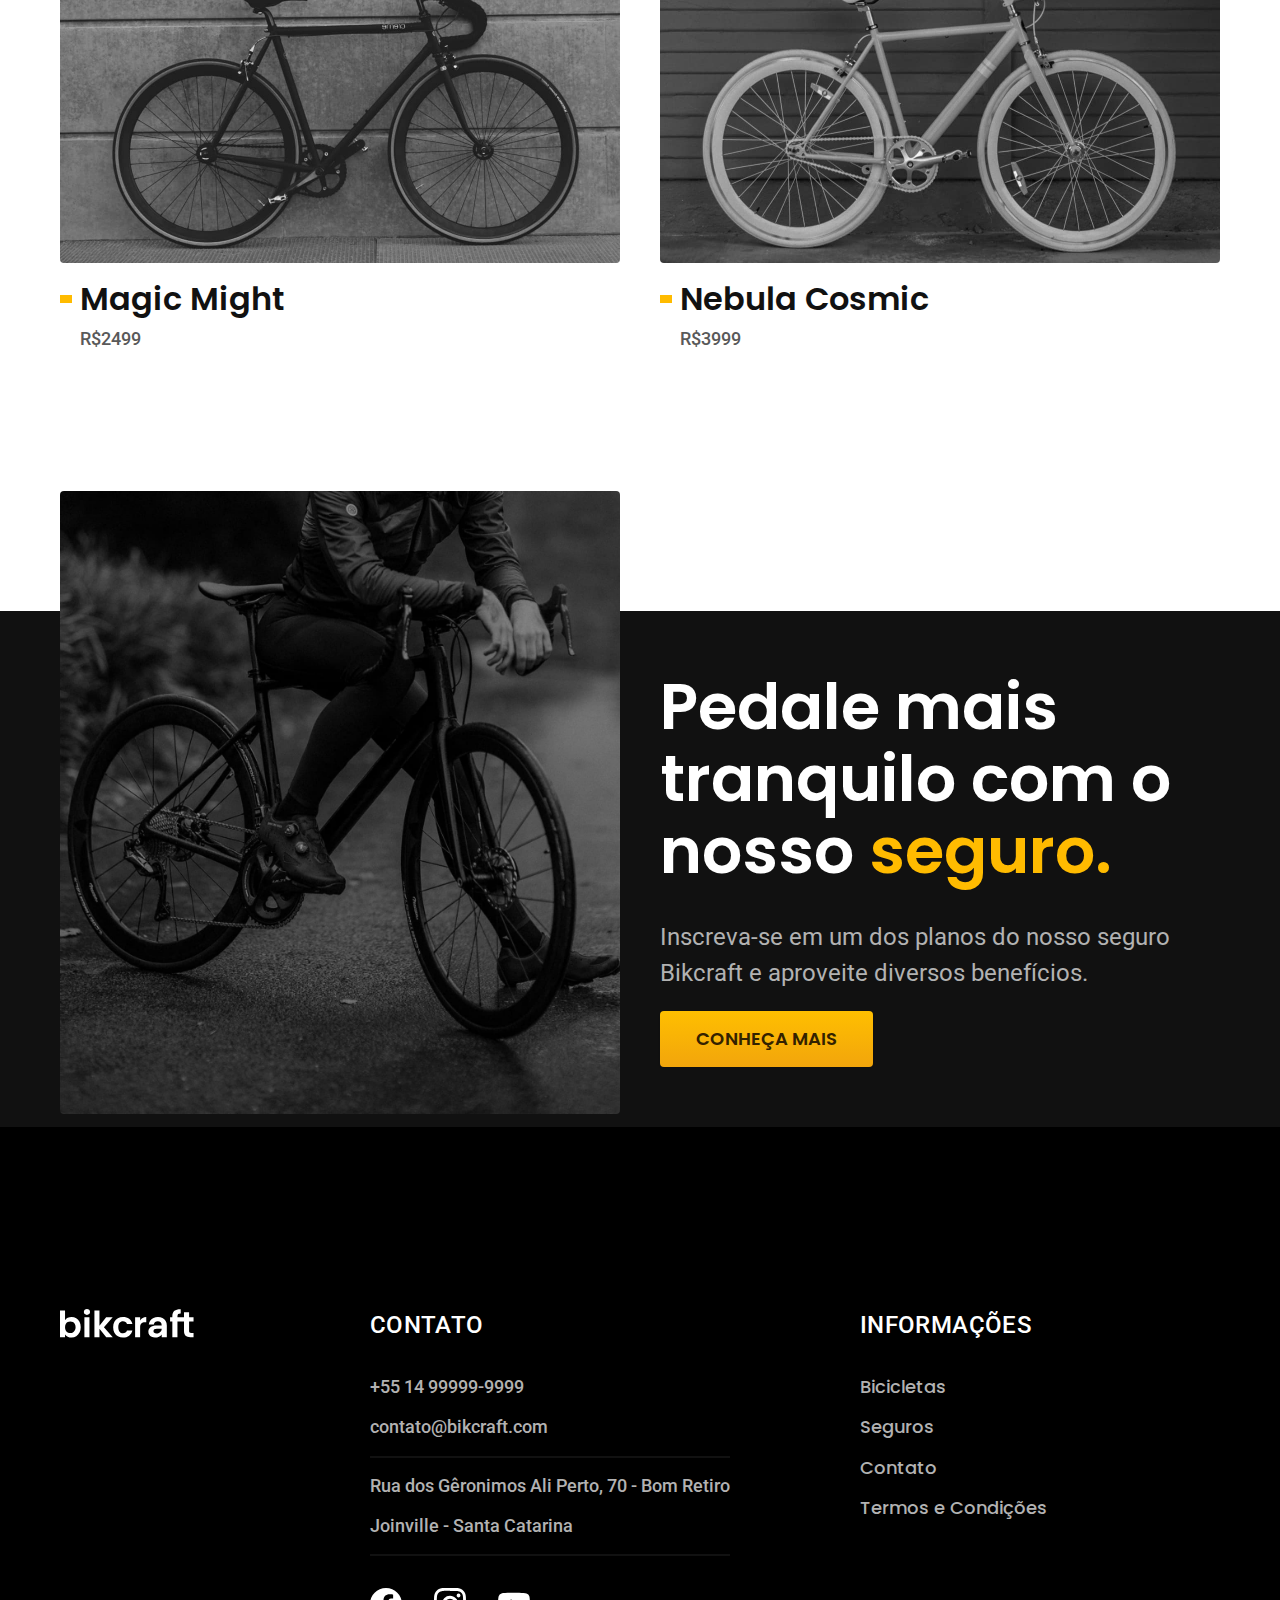
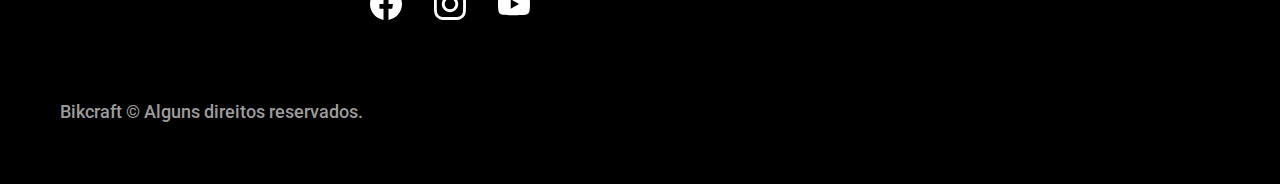
<file: bicicletas/nimbus.html>
<!DOCTYPE html>
<html lang="pt-br">
  <head>
    <meta charset="UTF-8" />
    <meta http-equiv="X-UA-Compatible" content="IE=edge" />
    <meta name="viewport" content="width=device-width, initial-scale=1.0" />
    <title>Nimbus | Bickcraft</title>
    <meta
      name="description"
      content="Bicicletas elétricas de alta precisão e qualidade, feitas sob medida para o cliente . Explore o mundo na sua velocidade com Bikcraft."
    />
    <link rel="icon" href="../favicon.svg" type="image/svg+xml" />
    <link rel="stylesheet" href="../css/style.min.css" />
    <link rel="preconnect" href="https://fonts.googleapis.com" />
    <link rel="preconnect" href="https://fonts.gstatic.com" crossorigin />
    <link
      href="https://fonts.googleapis.com/css2?family=Poppins:wght@400;600&family=Roboto:wght@400;500&display=swap"
      rel="stylesheet"
    />
    <style>
      @import url('https://fonts.googleapis.com/css2?family=Merriweather:ital,wght@1,900&display=swap');
    </style>
      <script>
      document.documentElement.classList.add('js');
    </script>
  </head>
  <body id="bicicleta">
    <header class="header-bg">
      <div class="container header">
        <a href="../"><img src="../img/bikcraft.svg" alt="Biknelli" /></a>

        <nav aria-label="primaria">
          <ul class="header-menu font-1-m cor-0">
            <li><a href="../bicicletas.html">Bicicletas</a></li>
            <li><a href="../seguros.html">Seguros</a></li>
            <li><a href="../contato.html">Contato</a></li>
          </ul>
        </nav>
      </div>
    </header>

    <main class="titulo-bg">
      <div>
        <div class="titulo container">
          <p class="font-2-xl cor-5">R$ 4999</p>
          <h1 class="font-1-xxl cor-0">
            Nimbus Stark<span class="cor-p1">.</span>
          </h1>
        </div>
      </div>
      <div class="bicicleta container">
        <div class="bicicleta-imagens">
          <img src="../img/bicicleta/nimbus1.jpg" alt="" />
          <img src="../img/bicicleta/nimbus2.jpg" alt="" />
          <img src="../img/bicicleta/nimbus3.jpg" alt="" />
        </div>
        <div class="bicicleta-conteudo">
          <p class="font-2-l cor-5">
            A Nimbus Stark é a melhor Bikcraft já criada pela nossa equipe. Ela
            vem equipada com os melhores acessórios, o que garante maior
            velocidade.
          </p>

          <div class="bicicleta-comprar">
            <a class="btn" href="../orcamento.html?tipo=bikcraft&produto=nimbus">Comprar Agora</a>
            <span class="font-1-xs cor-6"
              ><img src="../img/icones/entrega.svg" alt="" /> entrega em 5
              dias.</span
            >
            <span class="font-1-xs cor-6"
              ><img src="../img/icones/estoque.svg" alt="" /> 18 em
              estoque</span
            >
          </div>
          <h2 class="font-1-xs cor-0">Informações</h2>
          <ul class="bicicleta-informacoes">
            <li>
              <img src="../img/icones/eletrica.svg" alt="" />
              <h3 class="font-1-m cor-0">Motor Elétrico</h3>
              <p class="font-2-xs cor-5">
                Permite você viajar distâncias inimaginaveis com a sua bike.
              </p>
            </li>
            <li>
              <img src="../img/icones/velocidade.svg" alt="" />
              <h3 class="font-1-m cor-0">50 km/h</h3>
              <p class="font-2-xs cor-5">
                A mais rápida bicicleta elétrica disponível hoje no mercado.
              </p>
            </li>
            <li>
              <img src="../img/icones/rastreador.svg" alt="" />
              <h3 class="font-1-m cor-0">Rastreador</h3>
              <p class="font-2-xs cor-5">
                Rastreador e sistema anti-furto para garantir o seu sossego.
              </p>
            </li>
            <li>
              <img src="../img/icones/carbono.svg" alt="" />
              <h3 class="font-1-m cor-0">Fibra de Carbono</h3>
              <p class="font-2-xs cor-5">
                Maior proteção possível para a sua Bikcraft com fibra de
                carbono.
              </p>
            </li>
          </ul>
          <h2 class="font-1-xs cor-0">Ficha Técnica</h2>
          <ul class="bicicleta-ficha font-2-s cor-4">
            <li>Peso <span>9kg</span></li>
            <li>Altura <span>60 cm</span></li>
            <li>Largura <span>120 cm</span></li>
            <li>Profundidade <span>10 cm</span></li>
            <li>Marchas <span>16</span></li>
            <li>Roda <span>29</span></li>
          </ul>
        </div>
      </div>
    </main>
    <article class="bicicletas-lista container">
      <h2 class="font-1-xxl">Escolha a sua<span class="cor-p1">.</span></h2>
      <ul>
        <li>
          <a href="./magic.html">
            <img src="../img/bicicletas/magic.jpg" alt="Bicicleta preta" />
            <h3 class="font-1-xl cor-11">Magic Might</h3>
            <span class="font-2-m cor-8">R$2499</span>
          </a>
        </li>
        <li>
          <a href=./nebula.html>
            <img src="../img/bicicletas/nebula.jpg" alt="Bicicleta preta" />
            <h3 class="font-1-xl cor-11">Nebula Cosmic</h3>
            <span class="font-2-m cor-8">R$3999</span>
          </a>
        </li>
      </ul>
    </article>

    <article class="seguro-bg">
      <div class="seguro container">
        <div>
          <img
            src="../img/fotos/seguros.jpg"
            alt="Pessoa em cima de uma bicicleta"
          />
        </div>
        <div class="seguro-conteudo">
          <h2 class="font-1-xxl cor-0">
            Pedale mais tranquilo com o nosso
            <span class="cor-p1">seguro.</span>
          </h2>
          <p class="font-2-l cor-5">
            Inscreva-se em um dos planos do nosso seguro Bikcraft e aproveite
            diversos benefícios.
          </p>
          <a class="btn" href="../seguros.html">Conheça Mais</a>
        </div>
      </div>
    </article>

    <footer class="footer-bg">
      <div class="footer container">
        <img src="../img/bikcraft.svg" alt="Bikcraft" />
        <div class="footer-contato">
          <h3 class="font-2-l-b cor-0">Contato</h3>
          <ul class="font-2-m cor-5">
            <li><a href="tel:+551438825656">+55 14 99999-9999</a></li>
            <li>
              <a href="mailto:contato@bikcraft.com">contato@bikcraft.com</a>
            </li>
            <li>Rua dos Gêronimos Ali Perto, 70 - Bom Retiro</li>
            <li>Joinville - Santa Catarina</li>
          </ul>
          <div class="footer-redes">
            <a href=""
              ><img src="../img/redes/facebook.svg" alt="facebook"
            /></a>
            <a href=""
              ><img src="../img/redes/instagram.svg" alt="instagram"
            /></a>
            <a href=""><img src="../img/redes/youtube.svg" alt="youtube" /></a>
          </div>
        </div>

        <div class="footer-informacoes">
          <h3 class="font-2-l-b cor-0">Informações</h3>
          <nav>
            <ul class="font-1-m cor-5">
              <li><a href="../bicicleta.html">Bicicletas</a></li>
              <li><a href="../seguros.html">Seguros</a></li>
              <li><a href="../contato.html">Contato</a></li>
              <li><a href="../contato.html">Termos e Condições</a></li>
            </ul>
          </nav>
        </div>
        <p class="footer-copy font-2-m cor-6">
          Bikcraft © Alguns direitos reservados.
        </p>
      </div>
    </footer>
  <script src="../js/script.js"></script>
  </body>
</html>
</file>
<file: css/style.min.css>
body{margin:0;padding:0;font-family:Arial,Helvetica,sans-serif}a{text-decoration:none;color:inherit}blockquote,dd,h1,h2,h3,p,ul{margin:0}ul{padding:0;list-style:none}img{max-width:100%;display:block}[src$='.jpg']{border-radius:4px}.header{display:flex;flex-wrap:wrap;gap:20px;justify-content:space-between;align-items:center;padding-top:20px;padding-bottom:20px}.header-menu{display:flex;flex-wrap:wrap;gap:40px}.header-menu a{color:var(--cor-0);display:inline-block;padding:16px 0;position:relative}.header-menu a:after{content:'';display:block;height:2px;width:0;background:var(--cor-0);margin-top:4px;transition:.3s;position:absolute}.header-menu a.ativo::after,.header-menu a:hover::after{width:100%}header-menu a:hover{background:var(--cor-10)}.header-bg{background-color:var(--cor-12)}@media (max-width:800px){.header-menu{gap:20px}.header-menu a{background-color:var(--cor-11);padding:12px 16px;border-radius:4px}.header-menu a:hover{background:var(--cor-10)}.header a:after{display:none}}@media (max-width:600px){.header-menu{gap:12px}.header-menu a{background-color:var(--cor-11);padding:8px 12px;border-radius:4px;font-size:14px}.header a:after{display:none}}.footer-bg{background-color:var(--cor-12)}.footer{display:grid;grid-template-columns:3fr 5fr 4fr;gap:40px;padding-top:60px;padding-bottom:60px}.footer h3{margin-bottom:32px}.footer li{margin-bottom:16px}.footer-contato ul{margin-bottom:32px}.footer-redes{display:flex;gap:32px}.footer-contato li:nth-child(2n):after{content:'';display:block;height:2px;max-width:360px;background:var(--cor-11);margin-top:16px}.footer a:hover{color:var(--cor-0)}.footer-copy{grid-column:1/-1;margin-top:40px}@media (max-width:800px){.footer img{display:none}.footer{grid-template-columns:1fr}}@media (max-width:600px){.footer{grid-template-columns:1fr;gap:60px}.footer-copy{margin-top:0}}:root{--cor-0:#ffffff;--cor-1:#f7f7f7;--cor-2:#ededed;--cor-3:#dedede;--cor-4:#cccccc;--cor-5:#b2b2b2;--cor-6:#9c9c9c;--cor-7:#717171;--cor-8:#595959;--cor-9:#404040;--cor-10:#2e2e2e;--cor-11:#111111;--cor-12:#000000;--cor-p1:#ffbb00;--cor-p2:#e4a30b;--cor-p3:#a66f00;--cor-p4:#664400;--cor-p5:#332200}.cor-0{color:var(--cor-0)}.cor-1{color:var(--cor-1)}.cor-2{color:var(--cor-2)}.cor-3{color:var(--cor-3)}.cor-4{color:var(--cor-4)}.cor-5{color:var(--cor-5)}.cor-6{color:var(--cor-6)}.cor-7{color:var(--cor-7)}.cor-8{color:var(--cor-8)}.cor-9{color:var(--cor-9)}.cor-10{color:var(--cor-10)}.cor-11{color:var(--cor-11)}.cor-12{color:var(--cor-12)}.cor-p1{color:var(--cor-p1)}.cor-p2{color:var(--cor-p2)}.cor-p3{color:var(--cor-p3)}.cor-p4{color:var(--cor-p4)}.cor-p5{color:var(--cor-p5)}.font-1-xs{font:500 0.75rem/1.35 Poppins,sans-serif}.font-2-xs{font:400 0.875rem/1.43 Roboto,sans-serif}.font-1-s{font:500 1rem/1.5 Poppins,sans-serif}.font-2-s{font:400 1rem/1.5 Roboto,sans-serif}.font-1-m,.font-1-m-b{font:500 1.125rem/1.35 Poppins,sans-serif}.font-1-m-b{font-weight:600}.font-2-m{font:500 1.125rem/1.35 Roboto,sans-serif}.font-1-l{font:500 1.5rem/1.5 Poppins,sans-serif}.font-2-l,.font-2-l-b{font:400 1.5rem/1.5 Roboto,sans-serif}.font-2-l-b{font-weight:500;letter-spacing:.015em;text-transform:uppercase}.font-1-xl{font:600 2rem/1.25 Poppins,sans-serif}.font-2-xl{font:500 2rem/1.25 Roboto,sans-serif}.font-1-xxl{font:600 4rem/1.125 Poppins,sans-serif}@media (max-width:1200px){.font-1-xxl{font-size:3rem}.font-2-l{font-size:1.125rem}.font-2-l-b{font-size:1.125rem}}@media (max-width:800px){.font-1-xxl{font-size:2rem}.font-1-xl,.font-2-xl{font-size:1.5rem}}.container{box-sizing:border-box;max-width:1200px;padding-left:20px;padding-right:20px;margin-left:auto;margin-right:auto}.btn{display:inline-block;padding:16px 36px;background:linear-gradient(#ffbf00,#f2a50c);border-radius:4px;box-shadow:0 1px 2px rgba(0,0,0,.1);text-transform:uppercase;color:var(--cor-p5);font-size:18px;line-height:1.33;font-weight:700;font-family:Poppins;font-weight:600;max-width:max-content;border:none;cursor:pointer}.btn:hover{background:linear-gradient(#ffb60d,#e59317)}.btn.secundario{background:var(--cor-10);color:var(--cor-2)}.btn.seta{display:flex;align-items:center}.btn.seta::after{content:'';display:inline-block;width:18px;height:10px;margin-left:12px;background:url('../img/icones/seta.svg');transition:transform .2s}.btn.seta:hover::after{transform:translateX(4px)}.btn.secundario:hover{background-color:var(--cor-9)}.titulo-bg{padding-top:60px;padding-bottom:60px;background-color:var(--cor-11)}.titulo{background:url(../img/dec/top-right.svg) no-repeat top right 20px}.titulo p{margin-bottom:4px}@media (max-width:800px){.titulo-bg{padding-top:40px;padding-bottom:40px}.titulo p{font-size:1rem;text-transform:lowercase;font-weight:400}}@media (max-width:600px){.btn{padding:12px 16px;font-size:16px}}.form{display:grid;grid-template-columns:1fr 1fr;gap:20px}.form label{display:block;font:400 1rem/1.5 Poppins,sans-serif;margin-bottom:4px}.form .col-2{grid-column:span 2}.form input[type=email],.form input[type=text],.form textarea{font:400 1rem/1.5 Roboto,sans-serif;background:var(--cor-1);border:1px solid var(--cor-2);padding:12px;border-radius:4px;width:100%;box-sizing:border-box}.form input[type=email]:focus,.form input[type=text]:focus,.form textarea:focus{outline:0;border-color:var(--cor-p1);background:var(--cor-0);box-shadow:0 0 0 2px #fea}@media (max-width:600px){.form{grid-template-columns:1fr}.form .col-2{grid-column:1}}.introducao-bg{background:var(--cor-12) url(../img/dec/bottom-left.svg) no-repeat bottom 140px left 20px;box-shadow:inset 0 -120px var(--cor-0)}.introducao{display:grid;grid-template-columns:1fr 1fr;gap:0 40px;color:var(--cor-0);box-shadow:inset 0 -120px var(--cor-0)}.introducao-conteudo{align-self:end;padding-bottom:200px}.introducao h1{margin-bottom:32px}.introducao p{color:var(--cor-5)}.introducao img{height:100%;object-fit:cover;border-radius:4px}@media (max-width:1200px){.introducao h1{font-size:48px}.introducao p{font-size:18px}}@media (max-width:800px){.introducao-bg{background-color:var(--cor-12);padding-top:40px;box-shadow:inset 0 -60px var(--cor-0)}.introducao{grid-template-columns:1fr;gap:32px}.introducao-conteudo{padding-bottom:0}.introducao h1{font-size:32px;margin-bottom:16px}.introducao-conteudo p{margin-bottom:16px}}.bicicletas-lista{padding-top:60px;padding-bottom:120px}.bicicletas-lista h2{margin-bottom:40px}.bicicletas-lista a{display:block}.bicicletas-lista img{margin-bottom:16px}.bicicletas-lista h3{display:flex;align-items:center;margin-bottom:8px}.bicicletas-lista h3::before{content:'';display:inline-block;height:8px;width:12px;background-color:var(--cor-p1);margin-right:8px;transition:width .2s}.bicicletas-lista a:hover h3::before{width:24px}.bicicletas-lista li{flex:1;min-width:280px}.bicicletas-lista li span{padding-left:20px}.bicicletas-lista ul{display:flex;gap:40px;padding:0 20px 20px 20px;max-width:1400px;margin-left:auto;margin-right:auto;overflow:auto}#bicicleta .bicicletas-lista ul{padding:0 0 20px 0}@media (max-width:800px){.bicicletas-lista{padding-bottom:60px}.bicicletas-lista ul{gap:20px}}.bicicleta{display:grid;grid-template-columns:1fr 1fr;align-items:start;gap:40px;padding-top:60px;padding-bottom:60px;background:url(../img/dec/bottom-left.svg) no-repeat bottom 60px left}#bicicleta .titulo p{text-transform:uppercase}.bicicleta-imagens{display:flex;flex-wrap:wrap;gap:20px}.bicicleta-imagens img{flex:1;min-width:200px}.bicicleta-imagens img:first-child{min-width:100%}.bicicleta-conteudo>p{margin-bottom:32px}.bicicleta-comprar{display:grid;grid-template-columns:max-content auto;align-items:center;justify-items:start;gap:8px 12px;margin-bottom:40px}.bicicleta-comprar a{grid-row:span 2}.bicicleta-comprar span{display:flex;align-items:center;background-color:var(--cor-12);padding:4px 8px;border-radius:4px;gap:8px}.bicicleta-conteudo h2{text-transform:uppercase;letter-spacing:.015em;margin-bottom:12px}.bicicleta-ficha,.bicicleta-informacoes{padding:32px;background-color:var(--cor-12)}.bicicleta-informacoes{display:grid;grid-template-columns:1fr 1fr;gap:32px;margin-bottom:40px}.bicicleta-informacoes img{width:24px;margin-bottom:8px}.bicicleta-informacoes h3{margin-bottom:8px}.bicicleta-ficha li{padding:4px 0;display:flex;justify-content:space-between;border-bottom:1px solid var(--cor-11)}.bicicleta-ficha li:last-child{border-bottom:none}.bicicleta-ficha span{color:var(--cor-6)}@media (max-width:800px){.bicicleta{grid-template-columns:1fr;padding-top:40px;padding-bottom:40px}.bicicleta-imagens{grid-row:2}}@media (max-width:400px){.bicicleta-informacoes{grid-template-columns:1fr}.bicicleta-comprar{grid-template-columns:1fr}}.seguro-bg{background-color:var(--cor-11);box-shadow:inset 0 120px var(--cor-0),inset 0 -120px var(--cor-12)}.seguro{display:grid;grid-template-columns:1fr 1fr;gap:40px}.seguro-imagem img{width:100%;height:100%;object-fit:cover}.seguro-conteudo{padding-top:180px;padding-bottom:180px}.seguro h2{margin-bottom:32px}.seguro p{margin-bottom:20px}@media (max-width:800px){.seguro-bg{box-shadow:inset 0 -60px var(--cor-12)}.seguro{grid-template-columns:1fr}.seguro-conteudo{grid-row:1;padding-top:40px;padding-bottom:0}}.tecnologia-bg{background-color:var(--cor-11);box-shadow:inset 0 80px var(--cor-0),inset 0 -80px var(--cor-0)}.tecnologia{display:grid;grid-template-columns:1fr 1fr;gap:40px}.tecnologia-imagem img{width:100%;height:100%;object-fit:cover;object-position:left}.tecnologia-conteudo{padding-top:160px;padding-bottom:160px}.tecnologia-conteudo>span{display:block;margin-bottom:20px}.tecnologia-conteudo h2{margin-bottom:32px}.tecnologia-conteudo>p{margin-bottom:20px}.tecnologia-conteudo a{margin-bottom:80px}.tecnologia-vantagens{display:flex;gap:40px}.tecnologia-vantagens h3{margin-bottom:8px;max-width:max-content}.tecnologia-vantagens img{width:24px;margin-bottom:8px}@media (max-width:800px){.tecnologia-bg{box-shadow:inherit}.tecnologia{grid-template-columns:1fr}.tecnologia-conteudo{padding-top:60px;padding-bottom:60px}.tecnologia-imagem{display:none}.tecnologia-conteudo a{margin-bottom:60px}}@media (max-width:600px){.tecnologia-vantagens{flex-direction:column}}.link{display:inline-block;color:var(--cor-p1);font:500 1.5rem/1.5 Poppins,sans-serif;text-transform:uppercase}.link::after{content:'';display:block;width:100%;height:4px;background-color:currentColor}.link:hover{color:var(--cor-0)}.parceiros{padding-top:60px;padding-bottom:120px}.parceiros h2{margin-bottom:60px}.parceiros ul{padding:0 20px;max-width:1400px;display:grid;margin:0 auto;grid-template-columns:repeat(4,1fr)}.parceiros li{display:flex;padding:32px;border-left:2px solid var(--cor-2)}.parceiros img{margin:auto}.parceiros li:first-child,.parceiros li:nth-child(5){border-left:none}.parceiros li:nth-child(n+5){border-top:2px solid var(--cor-2)}@media (max-width:800px){.parceiros h2{margin-bottom:30px}.parceiros ul{grid-template-columns:1fr 1fr}.parceiros li:nth-child(n+3){border-top:2px solid var(--cor-2)}.parceiros li:nth-child(odd){border-left:none}.parceiros li{display:flex;padding:20px}.parceiros{padding-bottom:60px}}.depoimento{display:grid;grid-template-columns:1fr 1fr;background-color:var(--cor-p1);overflow:hidden}.depoimento img{width:100%;height:100%;object-fit:cover;border-radius:0}.depoimento-conteudo{padding:40px 40px 80px 80px;align-self:end;background:url(../img/dec/bottom-right-p.svg) no-repeat bottom 40px right 40px}.depoimento-conteudo p{font-family:Merriweather,sans-serif;font-style:italic;font-weight:900;margin-bottom:32px;max-width:32ch;position:relative}.depoimento-conteudo p::before{content:'“';font-size:5rem;color:var(--cor-p2);position:absolute;left:-50px;top:-20px}.depoimento-conteudo p::after{content:'”';font-size:5rem;color:var(--cor-p2);position:absolute}@media (max-width:800px){.depoimento{grid-template-columns:1fr;text-align:center}.depoimento-conteudo{padding:40px 20px;margin:auto}.depoimento img{max-height:200px}}.seguros-bg{background:var(--cor-11) url(../img/dec/bottom-left.svg) no-repeat bottom 20px left 20px}.seguros{padding-top:60px;padding-bottom:60px;display:grid;grid-template-columns:1fr 1fr;gap:40px;align-items:center}#seguros .seguros{padding-top:0}.seguros h2{grid-column:1/-1}.seguros-item{background-color:var(--cor-12);padding:32px 32px 32px 60px;display:grid;grid-template-columns:1fr auto;border-radius:4px}.seguros-item h3{margin-bottom:40px}.seguros-item span{grid-column:2;display:block;text-align:end}.seguros-item ul{grid-column:1/-1;margin-bottom:32px}.seguros-item li+li{margin-top:20px}.seguros-item li{display:flex;align-items:center;position:relative}.seguros-item a{grid-column:1/-1}.seguros-item li::before{content:'';display:inline-block;width:13px;height:9px;background-image:url('../img/icones/lista.svg');position:absolute;left:-21px}@media (max-width:800px){.seguros{grid-template-columns:1fr}}.perguntas{padding-top:120px;padding-bottom:120px}.perguntas h2{margin-bottom:60px}.perguntas dl>div{padding:20px;border-radius:4px}.perguntas dl>div:nth-child(odd){background-color:var(--cor-1)}.perguntas button::before{content:'';display:inline-block;width:12px;height:8px;background-color:var(--cor-p1)}.perguntas button::after{content:'';display:inline-block;width:14px;height:6px;background:url(../img/icones/seta-abrir.svg);transition:.3s}.perguntas button[aria-expanded=false]::after{transform:rotate(180deg)}.perguntas button{display:grid;grid-template-columns:auto 1fr auto;align-items:center;gap:8px;cursor:pointer;border:none;background:0 0;width:100%;text-align:left}.js .perguntas dd{display:none}.perguntas dd{padding-left:20px;padding-top:12px;max-width:80ch;transition:2s}.js .perguntas dd.ativa{display:block}@media (max-width:800px){.perguntas{padding-top:60px;padding-bottom:60px}.perguntas h2{margin-bottom:40px}}.vantagens-bg{background-color:var(--cor-12)}.vantagens{padding-top:120px;padding-bottom:120px}.vantagens h2{margin-bottom:60px}.vantagens ul{display:grid;grid-template-columns:repeat(auto-fit,minmax(280px,max-content));gap:40px 80px}.vantagens h3,.vantagens img{margin-bottom:8px}@media (max-width:800px){.vantagens{padding-top:60px;padding-bottom:60px}.vantagens h2{margin-bottom:40px}.vantagens ul{gap:20px}}.termos{padding-top:80px;padding-bottom:80px}.termos h2{font-weight:600;margin-bottom:20px}.termos p{margin-bottom:24px;max-width:75ch}.termos p+h2{margin-top:40px}.bicicletas-bg{background:linear-gradient(to right,var(--cor-0) 30%,var(--cor-11) 0)}.bicicletas{display:grid;grid-template-columns:1fr 1fr;gap:40px;padding-top:60px;padding-bottom:60px;background:url(../img/dec/top-right.svg) no-repeat top 40px right 40px}.bicicletas-imagem{display:grid}.bicicletas-imagem img{grid-area:1/1}.bicicletas-imagem span{grid-area:1/1;place-self:start end;margin-top:20px;background:var(--cor-12);padding:8px 16px 8px 8px;display:inline-block;border-radius:5px 0 0 5px}.biciletas-conteudo{display:grid;grid-template-columns:1fr auto}.bicicletas h2,.bicicletas p{grid-column:1/-1}.bicicletas h2{margin-top:20px}.bicicletas h2::before{content:'';display:block;width:12px;height:8px;background-color:var(--cor-p1);margin-bottom:8px}.bicicletas p{margin-bottom:32px}.bicicletas a{place-self:end}.bicicletas li{display:flex;align-items:center}.biciletas-conteudo img{width:24px;margin-right:8px}.bicicletas li+li{margin-top:16px}@media (max-width:800px){.bicicletas-bg{background:var(--cor-11)}.bicicletas{grid-template-columns:1fr;gap:20px;padding-top:40px;padding-bottom:40px}}@media (max-width:600px){.biciletas-conteudo{grid-template-columns:1fr}.bicicletas ul{display:grid;grid-template-columns:1fr 1fr;margin-bottom:32px}.bicicletas a{place-self:start}}#contato{background:linear-gradient(var(--cor-11) 600px,var(--cor-1) 0)}.contato{display:grid;grid-template-columns:5fr 7fr}.contato-dados,.contato-formulario{padding:60px;box-shadow:0 1px 2px rgba(0,0,0,.1)}.contato-dados{border-radius:5px 0 0 5px;background:var(--cor-12) url(../img/dec/bottom-left.svg) no-repeat bottom 20px left 20px}.contato-formulario{border-radius:0 5px 5px 0;background:var(--cor-0) url(../img/dec/bottom-right.svg) no-repeat bottom 20px right 20px}.contato-dados h2{margin-bottom:60px}.contato-endereco{margin-bottom:32px;padding-left:28px;background:url(../img/icones/local.svg) no-repeat 0 2px}.contato-endereco p{margin-bottom:8px}.contato-meios a{display:block;max-width:max-content;margin-bottom:8px;padding-left:28px}.contato-meios a:hover{color:var(--cor-0)}.contato-meios a:first-child{background:url(../img/icones/email.svg) no-repeat 0 2px}.contato-meios a:nth-child(2){margin-bottom:32px}.contato-meios a:nth-child(3){background:url(../img/icones/telefone.svg) no-repeat 0 2px;margin-bottom:60px}.contato-redes{display:flex;gap:32px;margin-left:28px}@media (max-width:800px){.contato{grid-template-columns:1fr}.contato-dados,.contato-formulario{padding:20px}.contato-dados{border-radius:5px 5px 0 0;background:var(--cor-12)}.contato-formulario{border-radius:0 0 5px 5px}.contato-dados h2,.contato-meios a:nth-child(3){margin-bottom:32px}.contato-redes{margin-bottom:12px}}.lojas{display:grid;grid-template-columns:1fr 1fr;gap:0 40px;padding-top:120px;padding-bottom:120px}.lojas h2{grid-column:1/-1;margin-bottom:60px}.lojas img{border-radius:4px 4px 0 0}.lojas-item{border-radius:4px;background:var(--cor-0);box-shadow:0 1px 2px rgba(0,0,0,.1)}.lojas-conteudo{display:grid;grid-template-columns:1fr 1fr;gap:32px 16px;padding:32px}.lojas-conteudo h3,.lojas-tempo{grid-column:1/-1}.lojas-conteudo h3::before{content:'';width:12px;height:8px;display:inline-block;margin-bottom:8px;margin-right:16px;background-color:var(--cor-p1)}.lojas-dados{display:grid;gap:8px;border-left:2px solid var(--cor-2);padding-left:12px;margin-left:32px}.lojas-tempo{display:flex;align-items:center;gap:8px}@media (max-width:800px){.lojas{gap:20px;padding-top:60px;padding-bottom:60px}.lojas h2{margin-bottom:32px}.lojas-conteudo{grid-template-columns:1fr}}@media (max-width:600px){.lojas{grid-template-columns:1fr}}#orcamento{background:linear-gradient(var(--cor-11) 600px,var(--cor-1) 0)}.orcamento{display:grid;grid-template-columns:5fr 7fr}.orcamento h2{text-transform:uppercase;position:relative;display:flex;align-items:center}.orcamento h2::before{content:'';display:inline-block;width:4px;height:8px;background-color:var(--cor-p1);position:absolute;left:-12px}.orcamento-dados{border-radius:0 5px 5px 0;background:var(--cor-0) url(../img/dec/bottom-right.svg) no-repeat bottom 20px right 20px}.orcamento-dados,.orcamento-produto{padding:60px;box-shadow:0 1px 2px rgba(0,0,0,.1)}.orcamento-produto{border-radius:5px 0 0 5px;background:var(--cor-12) url(../img/dec/bottom-left.svg) no-repeat bottom 20px left 20px;display:grid;grid-template-columns:1fr 1fr;align-content:start;gap:20px}.orcamento-produto>*{grid-column:1/-1}.orcamento-produto>label{grid-column:initial}.orcamento-produto label{font:400 1rem/1.5 Poppins,sans-serif;color:var(--cor-4);background-color:var(--cor-10);display:grid;grid-template-columns:auto 1fr auto;align-items:center;padding:12px 16px;border-radius:4px;cursor:pointer;border:1px solid var(--cor-10)}.orcamento-produto label:hover{background-color:var(--cor-9);border-color:var(--cor-9)}.orcamento-produto input:focus+label{box-shadow:0 0 0 2px var(--cor-p1)}.orcamento-produto label span{grid-column:3;display:none}.orcamento-produto input:checked+label span{display:block}.orcamento-produto label::before{content:'';display:inline-block;width:12px;height:12px;box-sizing:border-box;border:1px solid var(--cor-6);border-radius:50%;margin-right:8px}.orcamento-produto input:checked+label{background:var(--cor-0);color:var(--cor-11)}.orcamento-produto input:checked+label::before{border-color:var(--cor-7);box-shadow:inset 0 0 0 3px var(--cor-0),inset 0 0 0 6px var(--cor-7)}.orcamento-produto input{opacity:0;position:absolute;pointer-events:none}.orcamento-conteudo h2,.orcamento-dados h2:nth-of-type(n+2){margin-top:20px}#bikcraft:checked~#orcamento-bikcraft,#seguro:checked~#orcamento-seguro{display:grid;gap:20px}.orcamento-detalhes{display:none;background:var(--cor-0);padding:20px;grid-template-columns:1fr 1fr;border-radius:4px;align-items:center}.orcamento-detalhes li{display:flex;align-items:center;margin-bottom:8px}.orcamento-detalhes li img{width:16px;margin-right:8px}.orcamento-produto input:checked+label+.orcamento-detalhes{display:grid}.orcamento-conteudo{display:none}@media (min-width:1200px){.depoimento img{max-height:520px}}@media (max-width:1200px){.orcamento-dados,.orcamento-produto{padding:32px}}@media (max-width:800px){.orcamento{grid-template-columns:1fr}.orcamento-produto{border-radius:5px 5px 0 0;background:var(--cor-12)}.orcamento-dados{border-radius:0 0 5px 5px}}@media (max-width:400px){.orcamento-produto{grid-template-columns:1fr}}.js .fadeInDown{transform:translate3d(0,-20px 0)}.js .fadeInUp{transform:translate3d(0,20px 0)}.js .fadeInRight{transform:translate3d(20px,0 0)}.js .fadeInLeft{transform:translate3d(-20px,0 0)}.js [data-anime]{opacity:0}.js .anime{opacity:1;transform:none;transition:transform .8s,opacity .8s}
</file>
